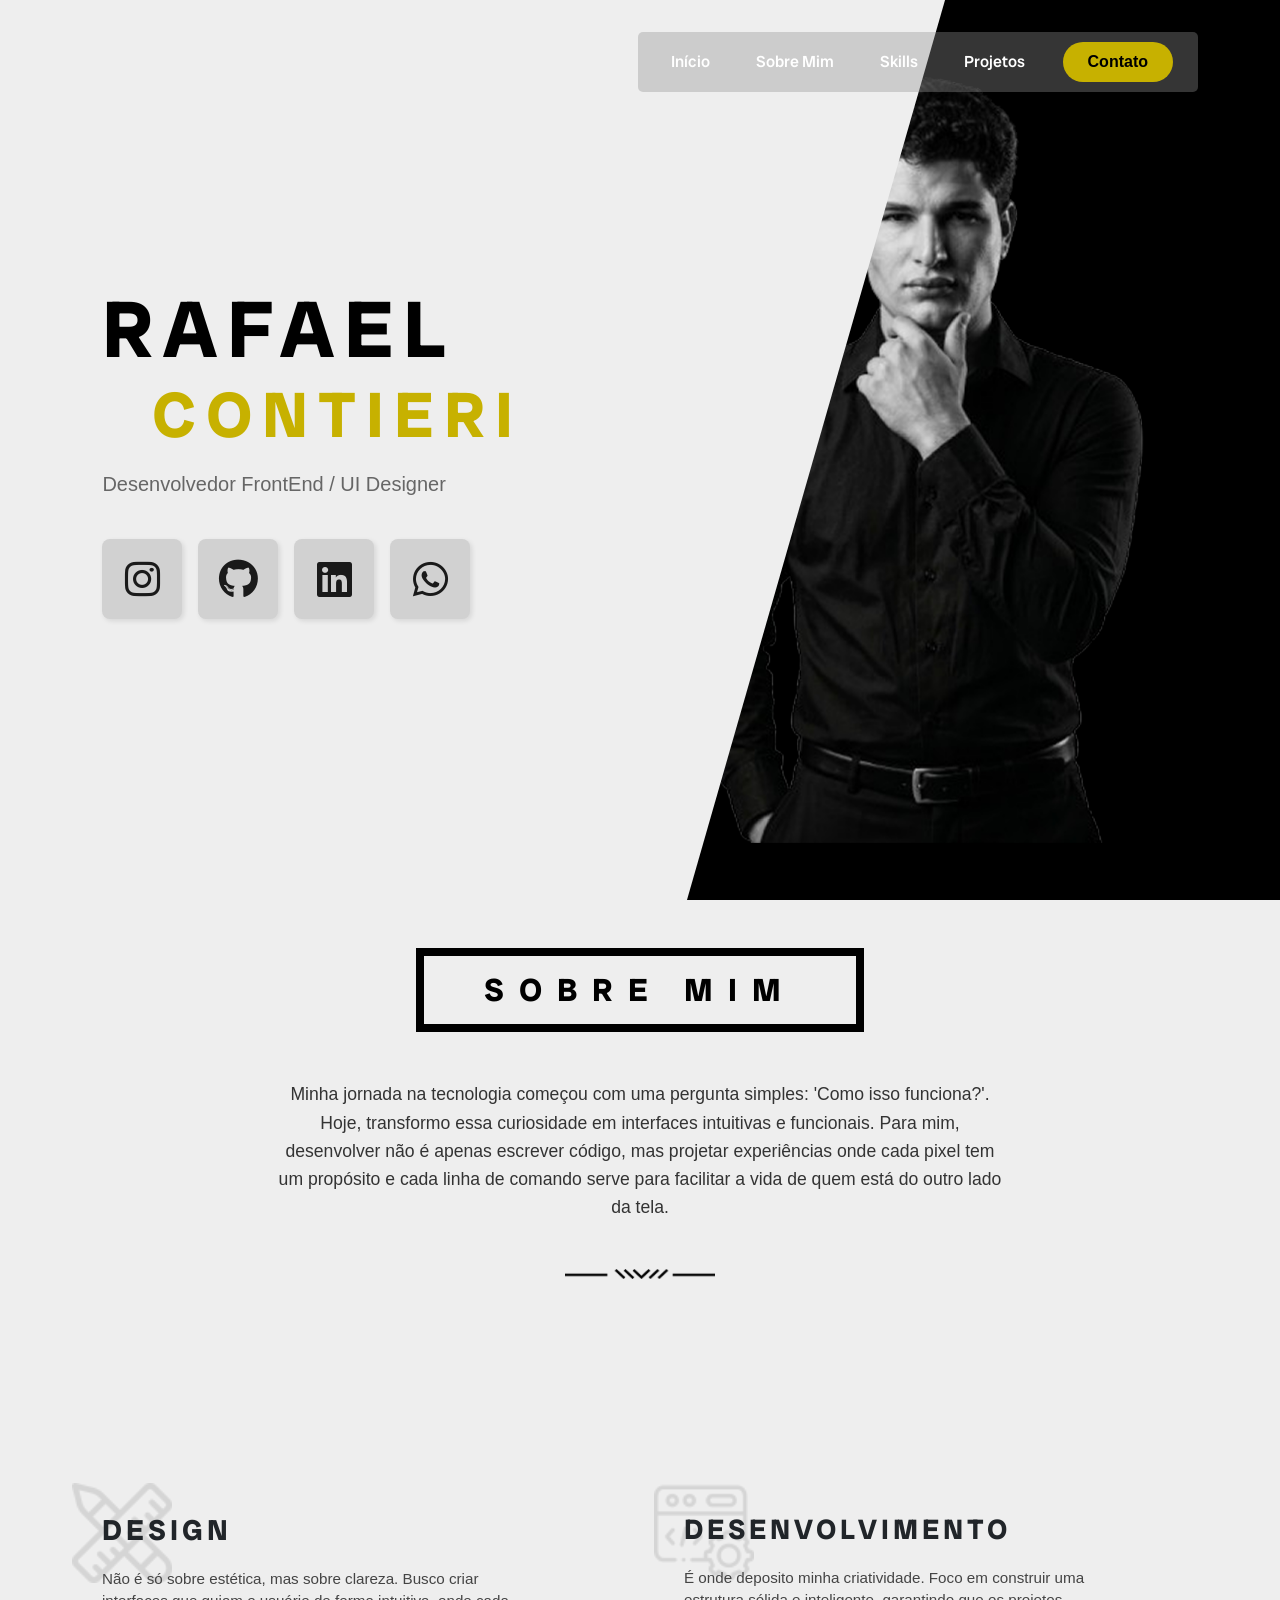
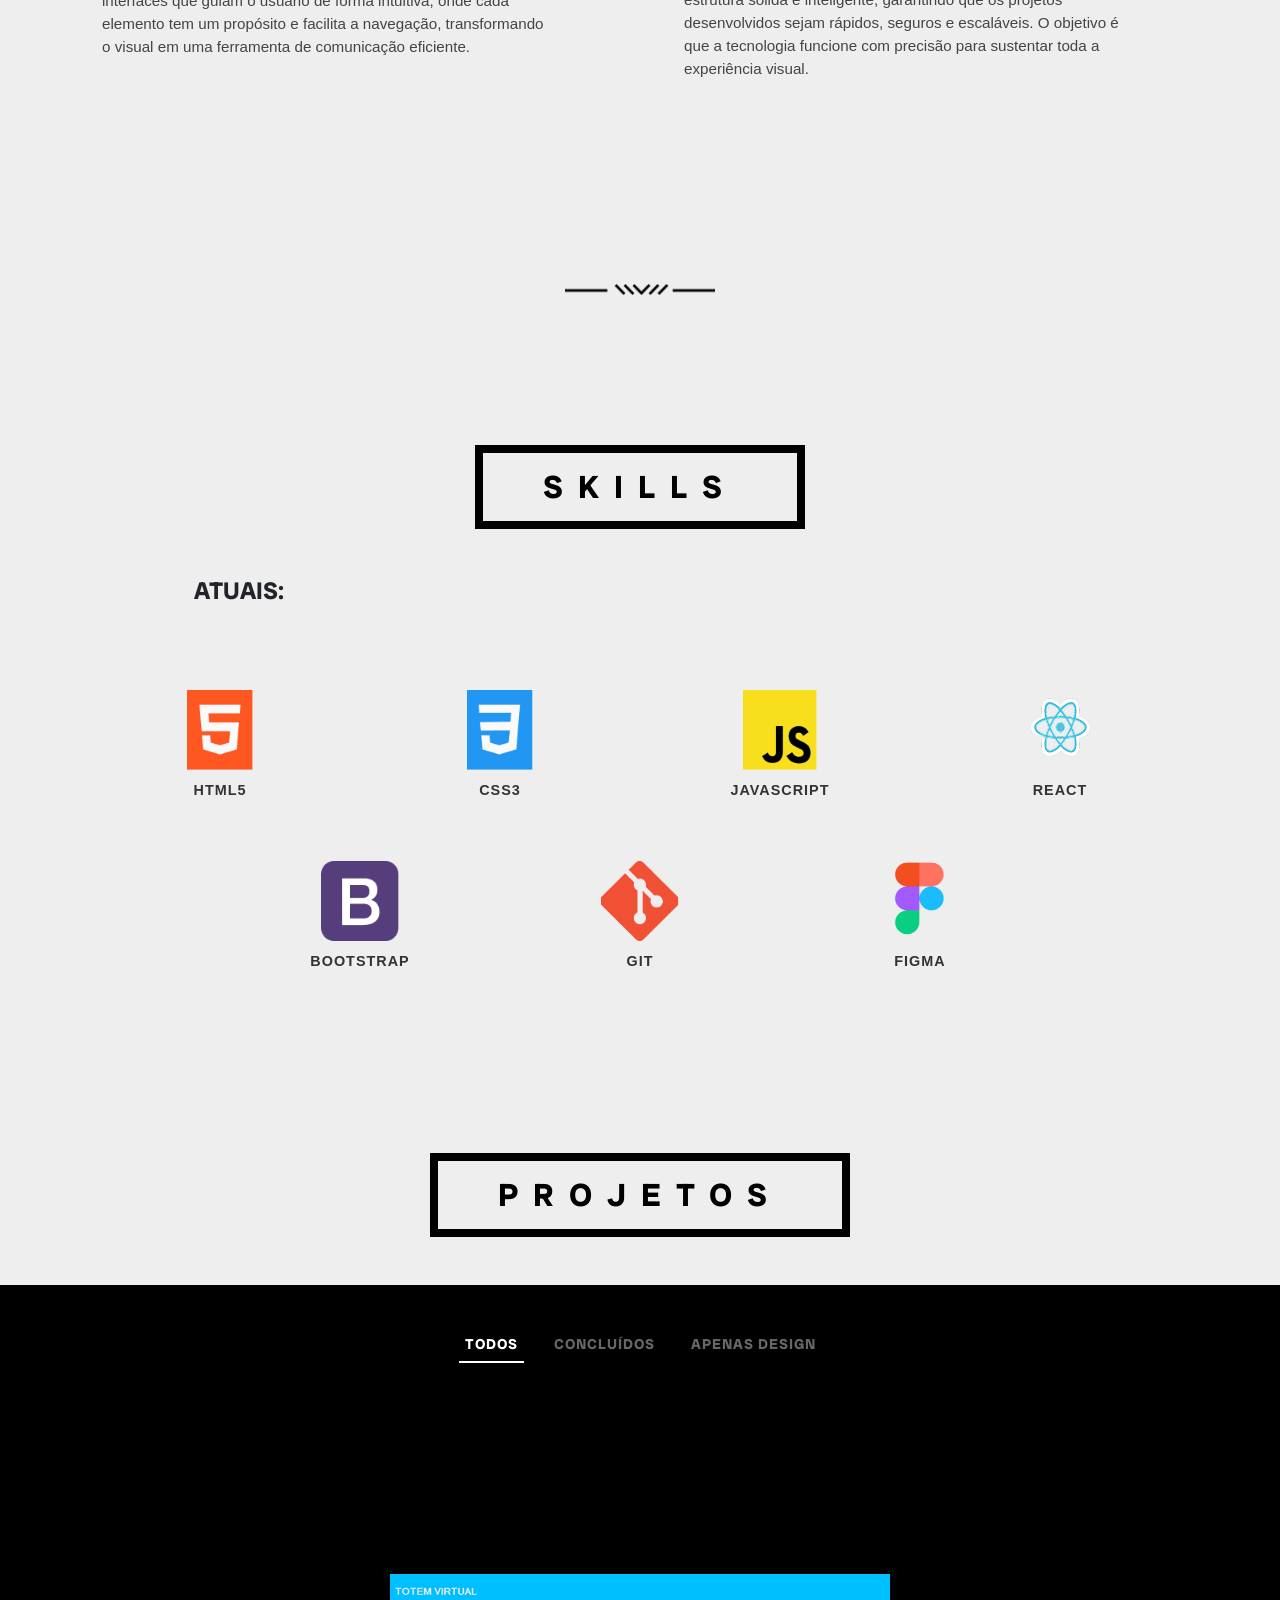
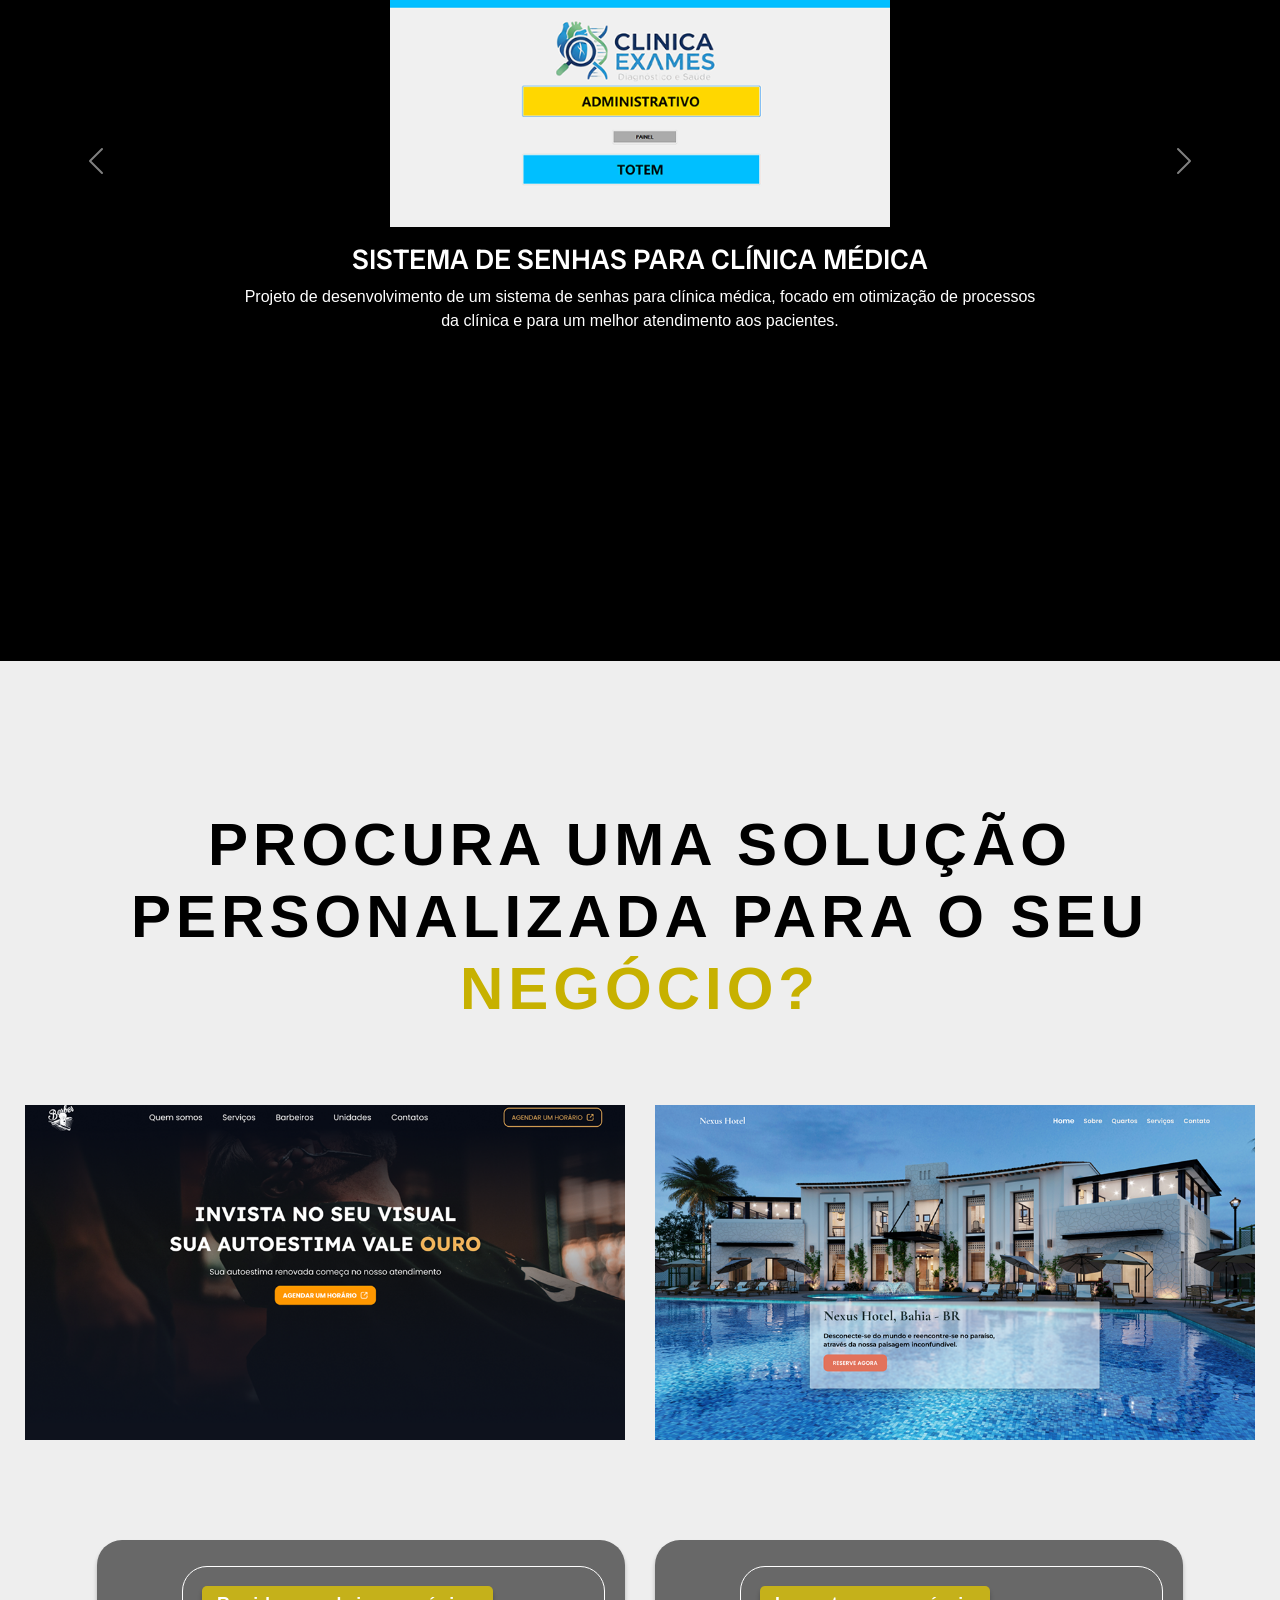
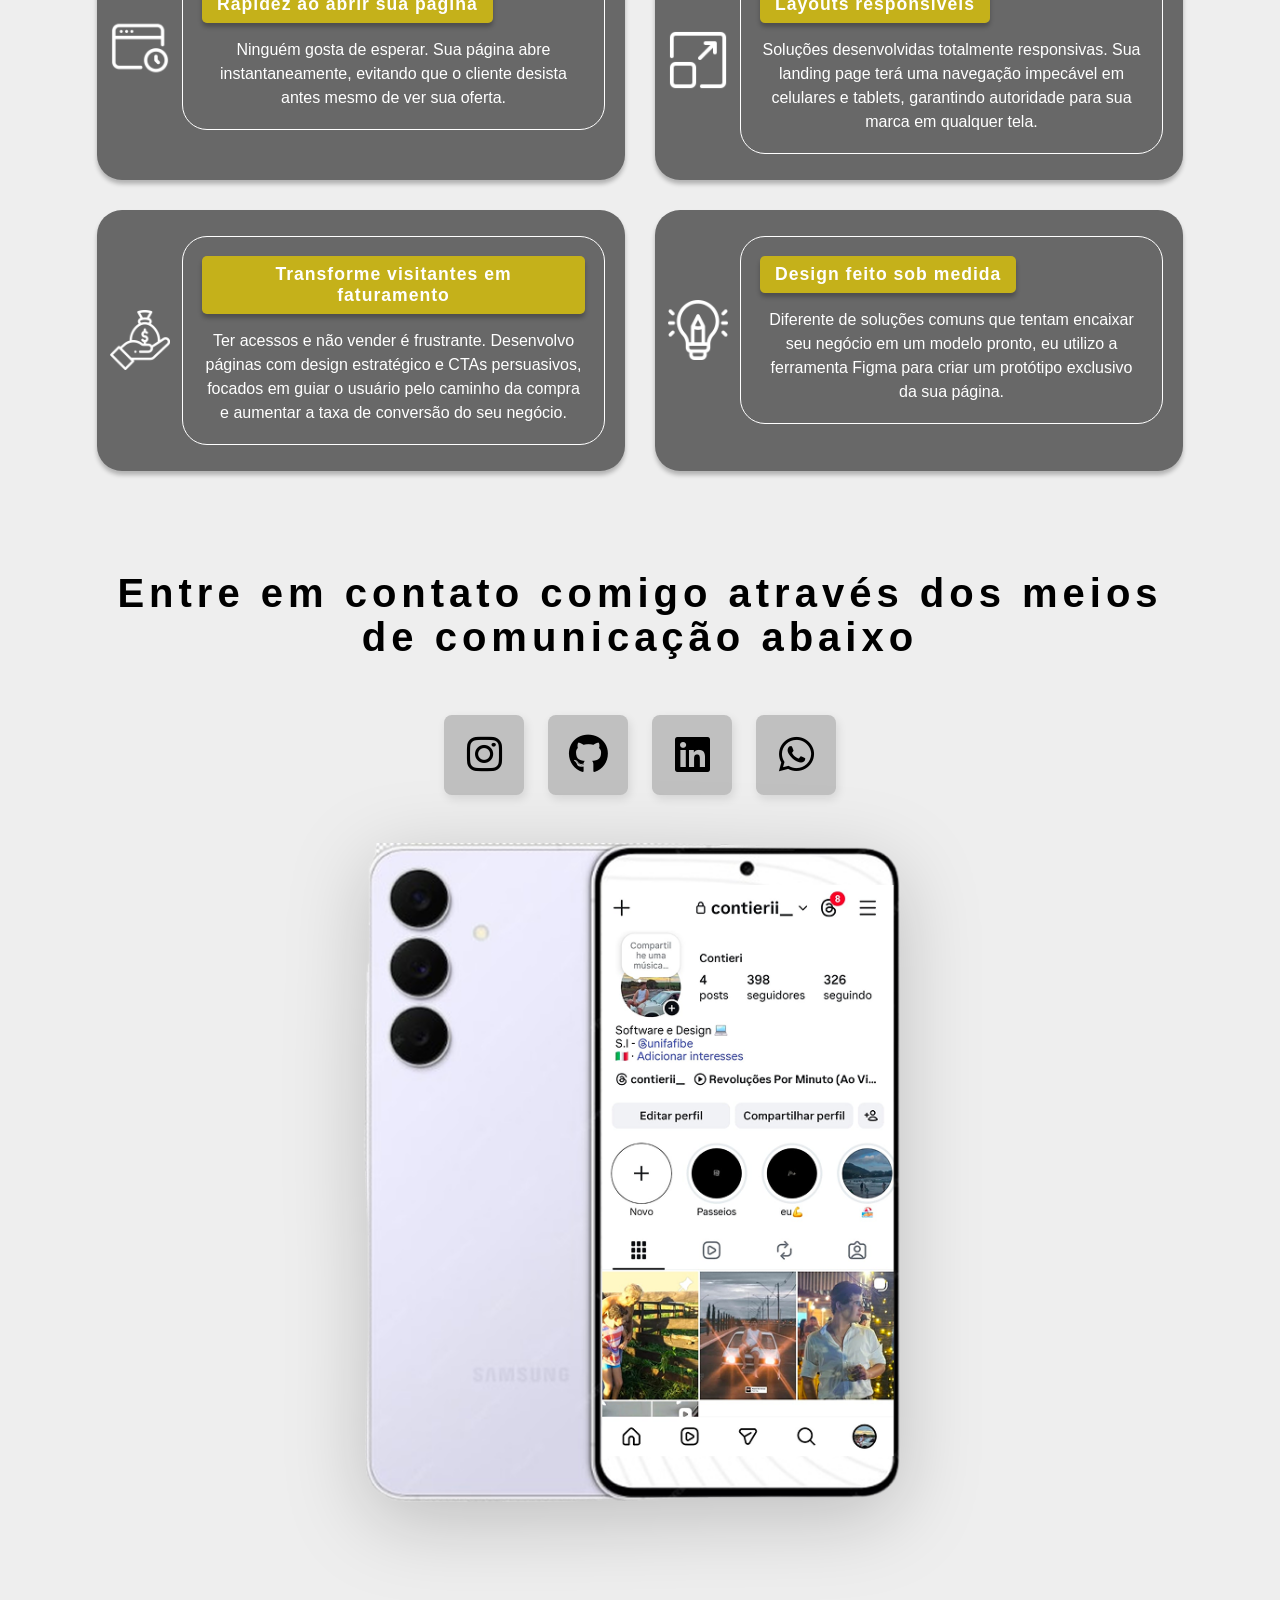
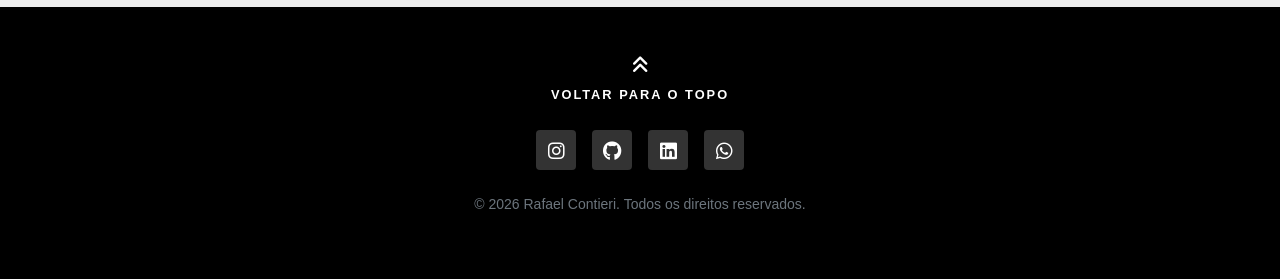
<file: index.html>
<!DOCTYPE html>
<html lang="pt-br">

<head>
    <meta charset="UTF-8">
    <meta name="viewport" content="width=device-width, initial-scale=1.0">
    <title>Dev | Rafael Contieri</title>

    <link rel="preconnect" href="https://fonts.googleapis.com">
    <link rel="preconnect" href="https://fonts.gstatic.com" crossorigin>

    <link href="https://cdn.jsdelivr.net/npm/bootstrap@5.3.0/dist/css/bootstrap.min.css" rel="stylesheet">
    <link rel="stylesheet" href="https://cdnjs.cloudflare.com/ajax/libs/font-awesome/6.0.0/css/all.min.css">

    <link href="https://fonts.googleapis.com/css2?family=Radio+Canada+Big:wght@400;700&family=
    Raleway:wght@300;400;600&family=Inter:ital,opsz,wght@0,14..32,100..900;1,14..32,100..900&
    family=Montserrat:ital,wght@0,100..900;1,100..900&family=Poppins:ital,wght@0,100..900;1,100..900&display=swap" rel="stylesheet">

    <link rel="stylesheet" href="./css/principal.css">
    <link rel="stylesheet" href="./css/cards.css">
</head>

<body>

    <nav class="navbar navbar-expand-lg navbar-dark fixed-top ">
        <div class="listaNAV container">
            <button class="botaoNAV navbar-toggler ms-auto bg-color: black;" type="button" data-bs-toggle="collapse"
                data-bs-target="#navbarNav">
                <span class="navbar-toggler-icon"></span>
            </button>
            <div class="menuitem collapse navbar-collapse" id="navbarNav">
                <ul class="itensMENU navbar-nav ms-auto align-items-center">
                    <li class="nav-item"><a class="nav-link" href="">Início</a></li>
                    <li class="nav-item"><a class="nav-link" href="#sobre">Sobre <span class="spanMim">Mim</span></a>
                    </li>
                    <li class="nav-item"><a class="nav-link" href="#skills">Skills</a></li>
                    <li class="nav-item"><a class="nav-link" href="#portfolio">Projetos</a></li>
                    <li class="nav-itemCTT"><a class="nav-link btn-contato" href="#contato">Contato</a></li>
                </ul>
            </div>
        </div>
    </nav>

    <section class="hero-section">
        <div class="container-fluid p-0 h-100">
            <div class="row g-0 h-100">

                <div class="containerPrincipalPagina hero-text-container text-center text-sm-end bg-light-gray">

                    <div class="animacaonome">
                        <h1 class="nome display-1 fw-bold mb-0">RAFAEL</h1>
                        <div style="margin-left: 50px;">
                            <h2 class="nome display-3 fw-bold mb-3"><span class="spanNome">CONTIERI</span></h2>
                        </div>
                        <p class="profissao lead text-secondary mb-4">Desenvolvedor FrontEnd / UI Designer</p>
                    </div>


                    <div class="social-icons d-flex gap-3 justify-content-center justify-content-sm-end">
                        <a href="https://www.instagram.com/contierii__/"><i class="fab fa-instagram"></i></a>
                        <a href="https://github.com/RafaelContieri"><i class="fab fa-github"></i></a>
                        <a href="https://www.linkedin.com/in/rafael-contieri-691380339"><i
                                class="fab fa-linkedin"></i></a>
                        <a href="https://wa.me/5516988543993"><i class="fab fa-whatsapp"></i></a>
                    </div>
                </div>


                <div
                    class="containerIMAGEMRAFA col-sm-7 col-lg-7 position-relative bg-black d-flex justify-content-center align-items-center hero-image-container">
                    <div class="diagonal-bg"></div>

                    <img src="./assets/fotorafa ok.png" alt="Rafael Contieri" class="hero-image photo-enter">
                </div>
            </div>
        </div>
    </section>

    <section id="sobre" class="about-section py-5">
        <div class="container">
            <div class="row justify-content-center mb-5">
                <div class="col-auto">
                    <div class="about-title-box">
                        <h2 class="m-0">SOBRE MIM</h2>
                    </div>
                </div>
            </div>

            <div class="row justify-content-center mb-4">
                <div class="col-lg-8 text-center">
                    <p class="about-intro">
                        Minha jornada na tecnologia começou com uma pergunta simples: 'Como isso funciona?'.
                        Hoje, transformo essa curiosidade em interfaces intuitivas e funcionais. Para mim, desenvolver
                        não é apenas escrever código, mas projetar experiências onde cada pixel tem
                        um propósito e cada linha de comando serve para facilitar a vida de quem está do outro lado da
                        tela.
                    </p>
                </div>
            </div>

            <div class="row justify-content-center mb-5">
                <div class="col-auto">
                    <img src="./assets/separatorBlack 1.png" alt="divisor" class="img-fluid separator-img">
                </div>
            </div>

            <div class="row g-5">
                <div class="col-md-6">
                    <div class="skill-box">
                        <div class="icon-bg design-icon"><img src="./assets/design.png" alt=""></div>
                        <h3 class="skill-title">DESIGN</h3>
                        <p class="skill-text">
                            Não é só sobre estética, mas sobre clareza. Busco criar interfaces que guiam o usuário de
                            forma intuitiva, onde cada elemento tem um propósito e facilita a navegação, transformando o
                            visual em uma ferramenta de comunicação eficiente.
                        </p>
                    </div>
                </div>

                <div class="col-md-6">
                    <div class="skill-box">
                        <div class="icon-bg dev-icon"><img src="./assets/coding.png" alt="" srcset=""></div>
                        <h3 class="skill-title2">DESENVOLVIMENTO</h3>
                        <p class="skill-text">
                            É onde deposito minha criatividade. Foco em construir uma estrutura sólida e inteligente,
                            garantindo que os projetos desenvolvidos sejam rápidos, seguros e escaláveis. O objetivo é
                            que a tecnologia funcione com precisão para sustentar toda a experiência visual.
                        </p>
                    </div>
                </div>
            </div>
        </div>

        <div class="row justify-content-center mb-5">
            <div class="col-auto">
                <img src="./assets/separatorBlack 1.png" alt="divisor" class="img-fluid separator-img">
            </div>
        </div>
    </section>

    <section id="skills" class="skills-section py-5">
        <div class="container">
            <div class="row justify-content-center mb-5">
                <div class="col-auto">
                    <div class="about-title-box">
                        <h2 class="m-0">SKILLS</h2>
                    </div>
                </div>
            </div>

            <div class="row mb-4">
                <div class="col-12 text-center text-md-start">
                    <h4 class="atuais-title">ATUAIS:</h4>
                </div>
            </div>

            <div class="linguagensIcones row justify-content-center g-1 text-center">
                <div class="col-3 col-md-4 col-lg-3">
                    <div class="skill-item">
                        <div class="skill-img-placeholder mb-2">
                            <img src="./assets/icons/imgHTML.png" alt="HTML5">
                        </div>
                        <p class="skill-name">HTML5</p>
                    </div>
                </div>

                <div class="col-6 col-md-4 col-lg-3">
                    <div class="skill-item">
                        <div class="skill-img-placeholder mb-2">
                            <img src="./assets/icons/IMGcss.png" alt="CSS3">
                        </div>
                        <p class="skill-name">CSS3</p>
                    </div>
                </div>

                <div class="col-6 col-md-4 col-lg-3">
                    <div class="skill-item">
                        <div class="skill-img-placeholder mb-2">
                            <img src="./assets/icons/imgJS.png" alt="Javascript">
                        </div>
                        <p class="skill-name">JAVASCRIPT</p>
                    </div>
                </div>

                <div class="col-6 col-md-4 col-lg-3">
                    <div class="skill-item">
                        <div class="skill-img-placeholder mb-2">
                            <img src="./assets/icons/imgREACT.png" alt="React">
                        </div>
                        <p class="skill-name">REACT</p>
                    </div>
                </div>

                <div class="col-6 col-md-4 col-lg-3">
                    <div class="skill-item">
                        <div class="skill-img-placeholder mb-2">
                            <img src="./assets/icons/imgBOOT.png" alt="Bootstrap">
                        </div>
                        <p class="skill-name">BOOTSTRAP</p>
                    </div>
                </div>

                <div class="col-6 col-md-4 col-lg-3">
                    <div class="skill-item">
                        <div class="skill-img-placeholder mb-2">
                            <img src="./assets/icons/imgGIT.png" alt="Git">
                        </div>
                        <p class="skill-name">GIT</p>
                    </div>
                </div>

                <div class="col-6 col-md-4 col-lg-3">
                    <div class="skill-item">
                        <div class="skill-img-placeholder mb-2">
                            <img src="./assets/icons/imgFIGMA.png" alt="Figma">
                        </div>
                        <p class="skill-name">FIGMA</p>
                    </div>
                </div>
            </div>
        </div>
    </section>

    <section id="portfolio" class="portfolio-section">
        <div class="portfolio-header py-5">
            <div class="container text-center">
                <div class="about-title-box mt-5">
                    <h2 class="titlePRJ m-0">PROJETOS</h2>
                </div>
            </div>
        </div>

        <div class="portfolio-filters d-flex justify-content-center gap-4 mt-5 mb-5">
            <button class="filter-btn active" data-filter="todos">TODOS</button>
            <button class="filter-btn" data-filter="codados">CONCLUÍDOS</button>
            <button class="filter-btn" data-filter="design">APENAS DESIGN</button>
        </div>
        <div id="carouselExampleFade" class="carousel slide carousel-fade">
            <div class="carousel-inner">
                <div class="carousel-item active d-flex flex-column align-items-center text-center"
                    data-category="codados">
                    <img src="./assets/imagens_projeto/image 13.png" class="fotoProjeto d-block img-fluid"
                        alt="Farma Nova Era">
                    <div class="descricaoCarrosel mt-3">
                        <h3 class="tituloCarrosel">SISTEMA DE SENHAS PARA CLÍNICA MÉDICA</h3>
                        <p class="textoCarrosel">Projeto de desenvolvimento de um sistema de senhas para clínica
                            médica, focado em otimização de processos da clínica e para um melhor atendimento aos
                            pacientes.</p>
                    </div>
                </div>

                <div class="carousel-item d-flex flex-column align-items-center text-center" data-category="design">
                    <a href="./novaera.html" class="d-block">
                        <img src="./assets/imagens_projeto/frameviewNOVAER.png" class="fotoProjeto img-fluid"
                            alt="Farma Nova Era">
                    </a>
                    <div class="descricaoCarrosel mt-3">
                        <h3 class="tituloCarrosel">FARMA NOVA ERA</h3>
                        <p class="textoCarrosel">Um projeto de landing page para a farmácia fictícia Nova Era</p>
                    </div>

                </div>
                

                <div class="carousel-item d-flex flex-column align-items-center text-center" data-category="design">
                    <a href="./despachante.html" class="d-block">
                        <img src="./assets/imagens_projeto/frameview.png" class="fotoProjeto img-fluid"
                            alt="Projeto Despachante">
                        
                    </a>
                    
                    <div class="descricaoCarrosel mt-3">
                        <h3 class="tituloCarrosel">DESPACHANTE AUTOMOTIVO</h3>
                        <p class="textoCarrosel">Um projeto de landing page para o despachante automotivo fictício</p>
                    </div>
                </div>

                <div class="carousel-item d-flex flex-column align-items-center text-center" data-category="design">
                    <a href="./nexusHotel.html" class="d-block">
                        <img src="./assets/imagens_projeto/previaHotel.png" class="fotoProjeto img-fluid"
                            alt="Projeto Despachante">
                    </a>
                    <div class="descricaoCarrosel mt-3">
                        <h3 class="tituloCarrosel">NEXUS HOTEL</h3>
                        <p class="textoCarrosel">Um projeto de landing page para o hotel fictício Nexus</p>
                    </div>
                </div>

                <div class="carousel-item d-flex flex-column align-items-center text-center" data-category="design">
                    <a href="./barbeariaBarber.html" class="d-block">
                        <img src="./assets/imagens_projeto/barbeariaCAPA.png" class="fotoProjeto img-fluid"
                            alt="Projeto Despachante">
                    </a>
                    <div class="descricaoCarrosel mt-3">
                        <h3 class="tituloCarrosel">Barbearia Barber</h3>
                        <p class="textoCarrosel">Um projeto de landing page para a barbearia fictícia Barber</p>
                    </div>
                </div>
            </div>
            <button class="carousel-control-prev" type="button" data-bs-target="#carouselExampleFade"
                data-bs-slide="prev">
                <span class="carousel-control-prev-icon" aria-hidden="true"></span>
                <span class="visually-hidden">Previous</span>
            </button>

            <button class="carousel-control-next" type="button" data-bs-target="#carouselExampleFade"
                data-bs-slide="next">
                <span class="carousel-control-next-icon" aria-hidden="true"></span>
                <span class="visually-hidden">Next</span>
            </button>
        </div>

    </section>

    <section id="contato" class="contact-section py-5" style="margin-top: 150px;">
        <div class="container text-center">
            <div class="row justify-content-center mb-5">
                <div class="containerCONTATO col-auto">
                    <div class="tituloCONTATO">
                        <h2 class="tituloPrincipal">Procura uma solução personalizada para o seu <span
                                class="spanCONTATOTITLE">negócio?</span></h2>
                    </div>
                    <div class="tituloCONTATO">
                        <div class="containerIMAGES">
                            <img src="./assets/imagens_projeto/capaBARBEARIA.png" alt="" class="imagensCAPA">
                            <img src="./assets/imagens_projeto/capaHOTEL.png" alt="" class="imagensCAPA">
                        </div>
                    </div>

                    <div class="containerCards">
                        <div class="card-diferencial">
                            <div class="card-content-wrapper">
                                <div class="card-icon-container">
                                    <img src="./assets/icons/time.png" alt="Ícone Rapidez" class="card-icon-img">
                                </div>
                                <div class="card-text-body">
                                    <div class="card-title-box">
                                        <h4 class="card-title">Rapidez ao abrir sua página</h4>
                                    </div>
                                    <p class="card-description">
                                        Ninguém gosta de esperar. Sua página abre instantaneamente, evitando que o cliente desista antes mesmo de ver sua oferta.
                                    </p>
                                </div>
                            </div>
                            <div class="card-decorator"></div>
                        </div>
                        <div class="card-diferencial">
                            <div class="card-content-wrapper">
                                <div class="card-icon-container">
                                    <img src="./assets/icons/resize.png" alt="Ícone Redimensionamento" class="card-icon-img">
                                </div>
                                <div class="card-text-body">
                                    <div class="card-title-box">
                                        <h4 class="card-title">Layouts responsíveis </h4>
                                    </div>
                                    <p class="card-description">
                                        Soluções desenvolvidas totalmente responsivas. Sua landing page
                                         terá uma navegação impecável em celulares e tablets,
                                          garantindo autoridade para sua marca em qualquer tela. </p>
                                </div>
                            </div>
                            <div class="card-decorator"></div>
                        </div>
                        <div class="card-diferencial">
                            <div class="card-content-wrapper">
                                <div class="card-icon-container">
                                    <img src="./assets/icons/money.png" alt="Ícone Dinheiro" class="card-icon-img">
                                </div>
                                <div class="card-text-body">
                                    <div class="card-title-box">
                                        <h4 class="card-title">Transforme visitantes em faturamento</h4>
                                    </div>
                                    <p class="card-description">
                                        Ter acessos e não vender é frustrante. Desenvolvo páginas com design estratégico e CTAs persuasivos,
                                         focados em guiar o usuário pelo caminho da compra e aumentar a taxa de conversão do seu negócio.
                                    </p>
                                </div>
                            </div>
                            <div class="card-decorator"></div>
                        </div>
                        <div class="card-diferencial">
                            <div class="card-content-wrapper">
                                <div class="card-icon-container">
                                    <img src="./assets/icons/idea.png" alt="Ícone Rapidez" class="card-icon-img">
                                </div>
                                <div class="card-text-body">
                                    <div class="card-title-box">
                                        <h4 class="card-title">Design feito sob medida</h4>
                                    </div>
                                    <p class="card-description">
                                        Diferente de soluções comuns que tentam encaixar
                                         seu negócio em um modelo pronto, eu utilizo 
                                         a ferramenta Figma para criar um protótipo exclusivo da sua página.
                                    </p>
                                </div>
                            </div>
                            <div class="card-decorator"></div>
                        </div>
                        </div>
                    
                    <div class="tituloCONTATOg">
                        <h2>Entre em contato comigo através dos meios de comunicação abaixo</h2>
                    </div>
                </div>
            </div>
            <div class="row justify-content-center gap-4 mb-5">
                <div class="social-box">
                    <a href="https://www.instagram.com/contierii__/"><i class="fab fa-instagram"></i></a>
                </div>

                <div class="social-box">
                    <a href="https://github.com/RafaelContieri"><i class="fab fa-github"></i></a>
                </div>
                <div class="social-box">
                    <a href="https://www.linkedin.com/in/rafael-contieri-691380339"><i class="fab fa-linkedin"></i></a>
                </div>
                <div class="social-box">
                    <a href="https://wa.me/5516988543993"><i class="fab fa-whatsapp"></i></a>
                </div>
            </div>

            <div class="row justify-content-center mb-5">
                <div class="col-auto contact-mockup-container">
                    <img src="./assets/insta.png" alt="Instagram Rafael Contieri"
                        class="imagemphone img-fluid contact-phone">
                </div>
            </div>
        </div>
    </section>

    <footer class="bg-black py-5 text-center">
        <div class="container">
            <div class="back-to-top mb-4">
                <a href="#" id="topBtn" class="text-white text-decoration-none">
                    <i class="fas fa-angles-up d-block mb-2"></i>
                    <span class="text-uppercase fw-bold ls-2">Voltar para o topo</span>
                </a>
            </div>

            <div class="footer-icons d-flex justify-content-center gap-3 mt-4">
                <a href="https://www.instagram.com/contierii__/"><i class="fab fa-instagram"></i></a>
                <a href="https://github.com/RafaelContieri"><i class="fab fa-github"></i></a>
                <a href="https://www.linkedin.com/in/rafael-contieri-691380339"><i class="fab fa-linkedin"></i></a>
                <a href="https://wa.me/5516988543993"><i class="fab fa-whatsapp"></i></a>
            </div>

            <p class="text-secondary mt-4 small">&copy; 2026 Rafael Contieri. Todos os direitos reservados.</p>
        </div>
    </footer>

    <script src="https://cdn.jsdelivr.net/npm/bootstrap@5.3.0/dist/js/bootstrap.bundle.min.js"></script>
    <script src="./logicaCarrosel.js"></script>
</body>

</html>
</file>
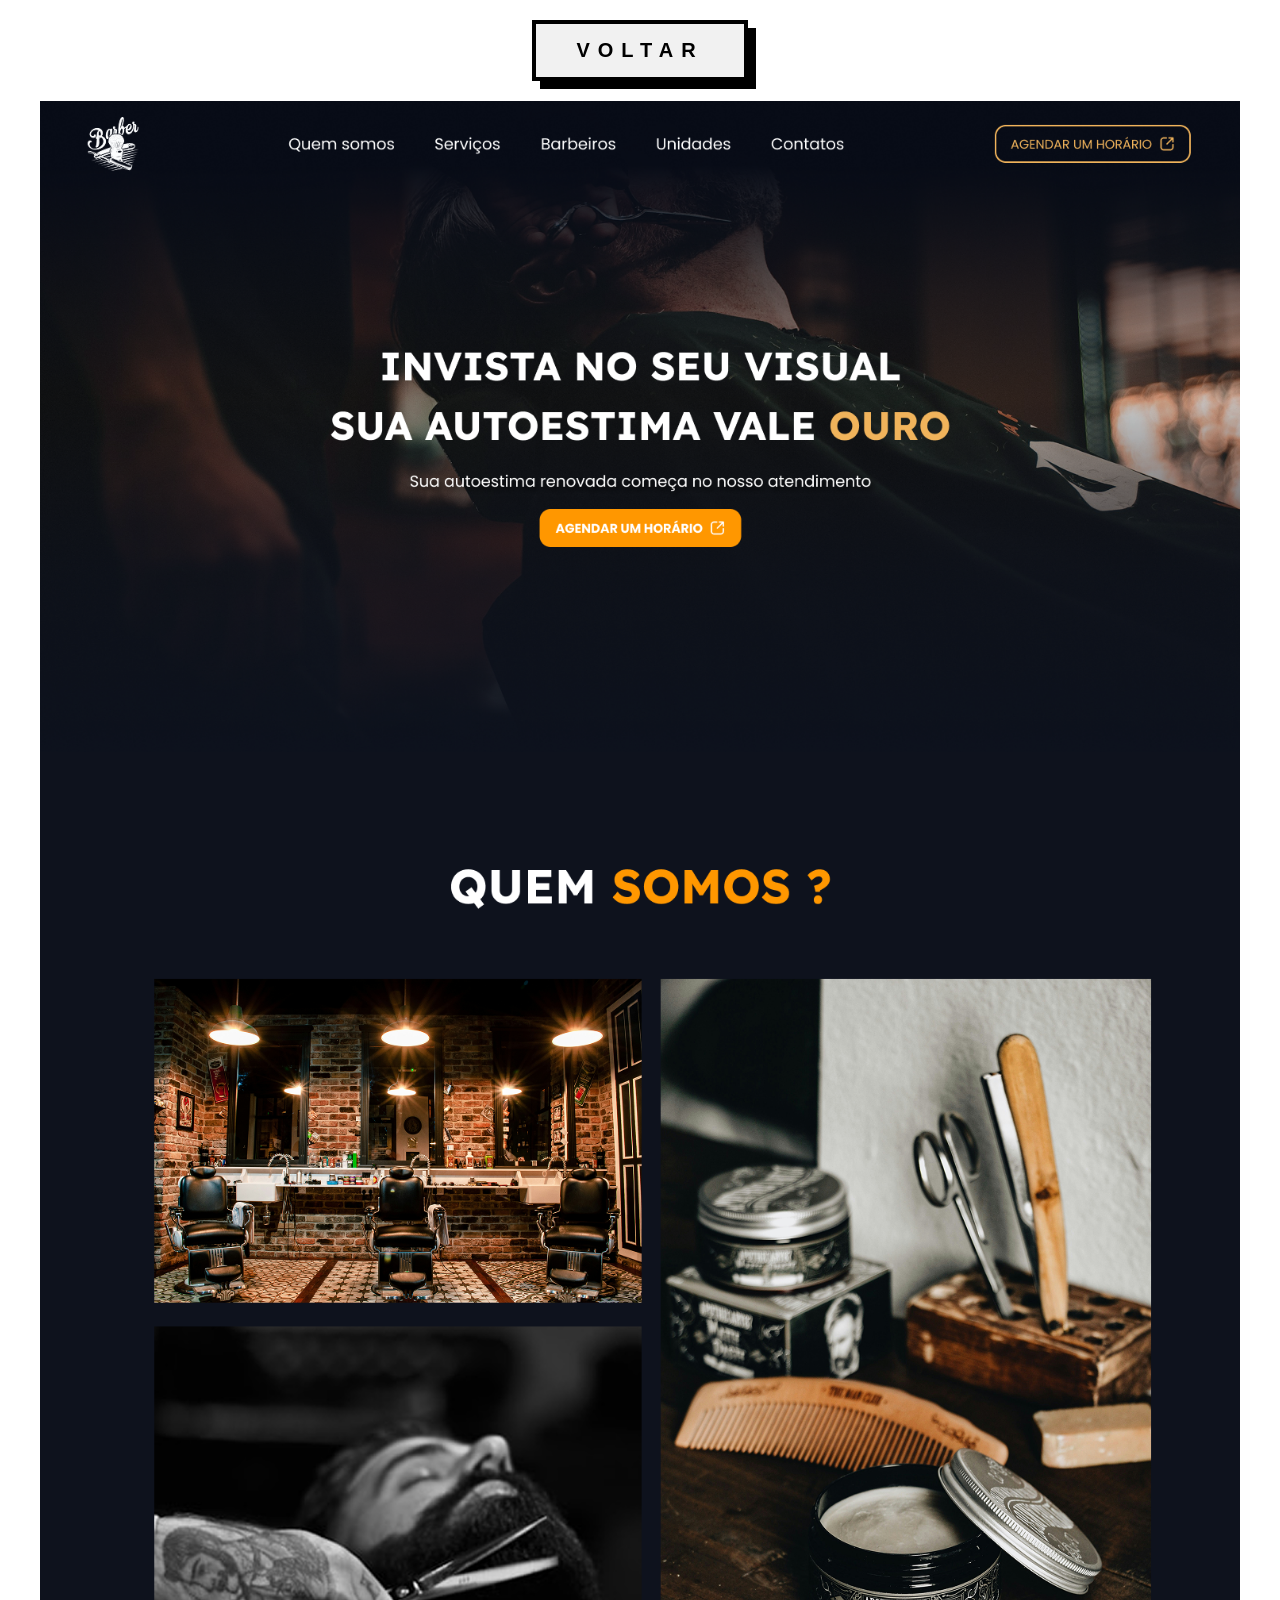
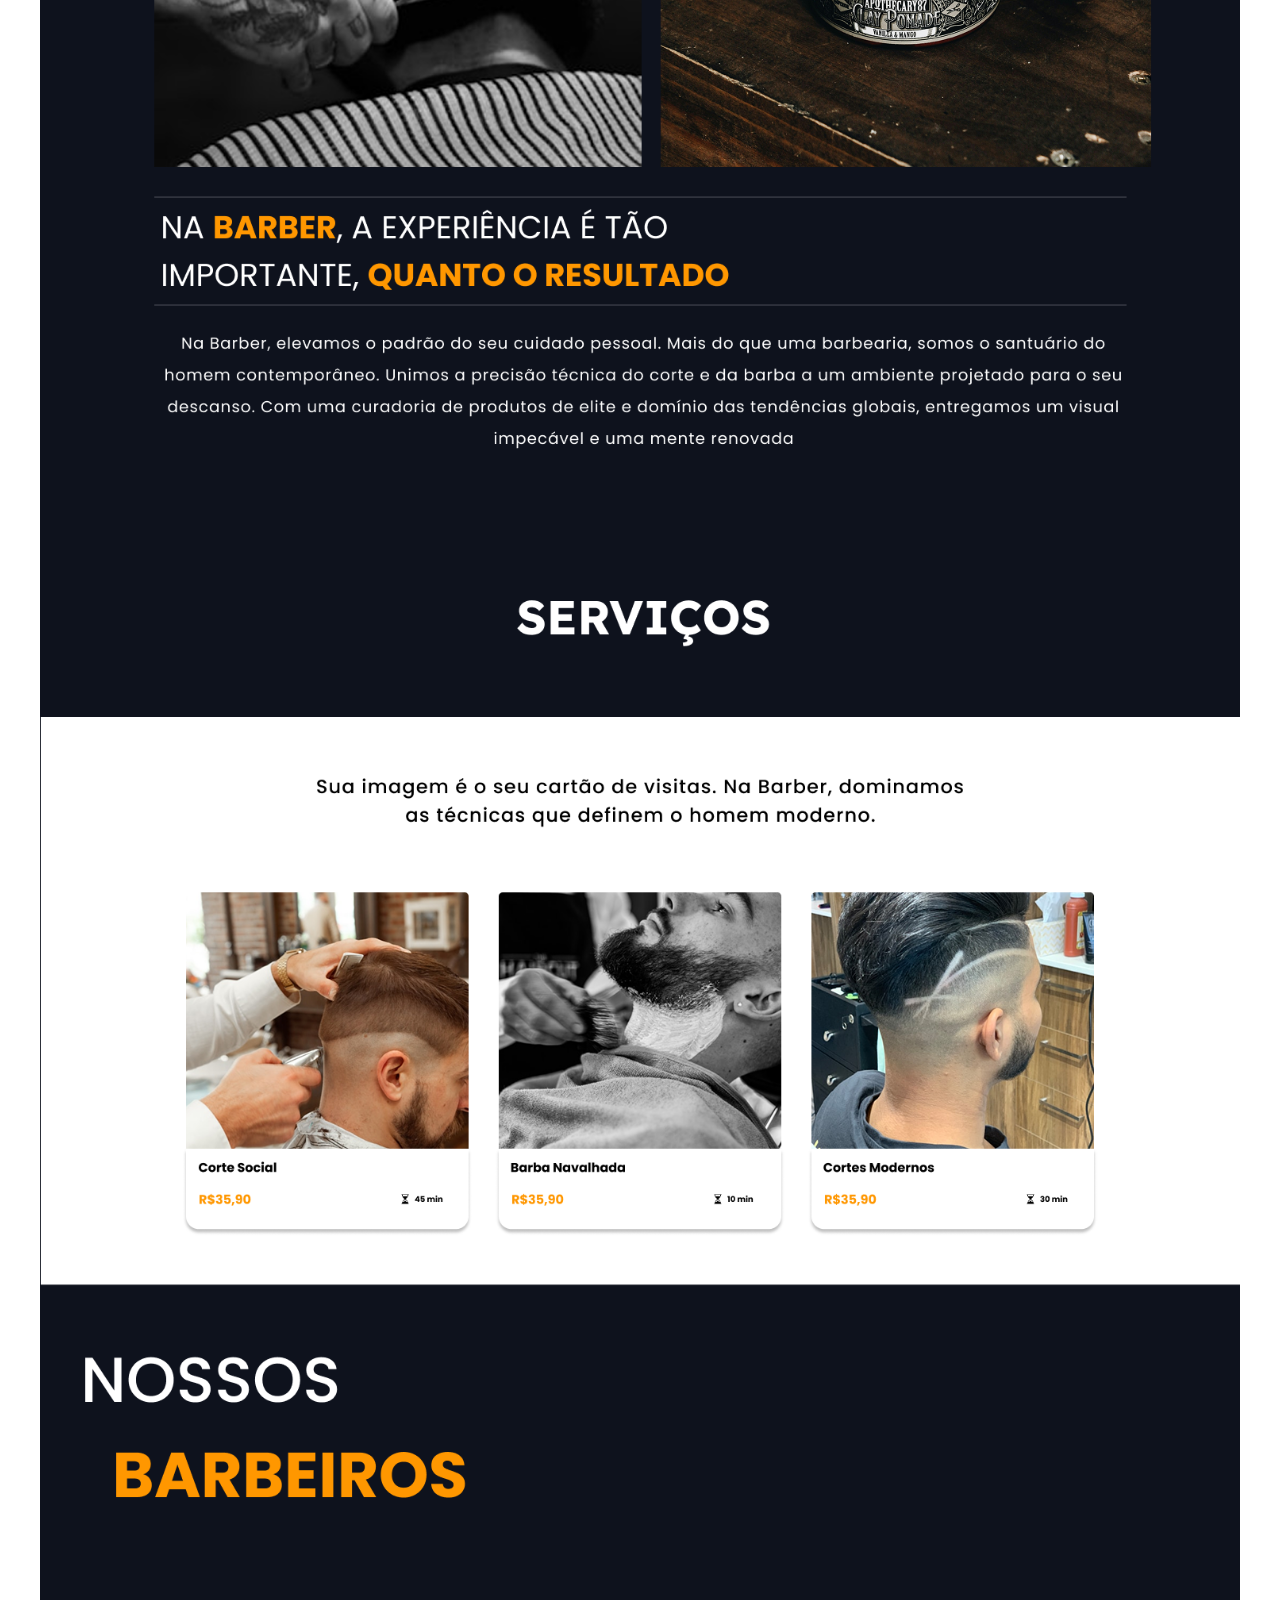
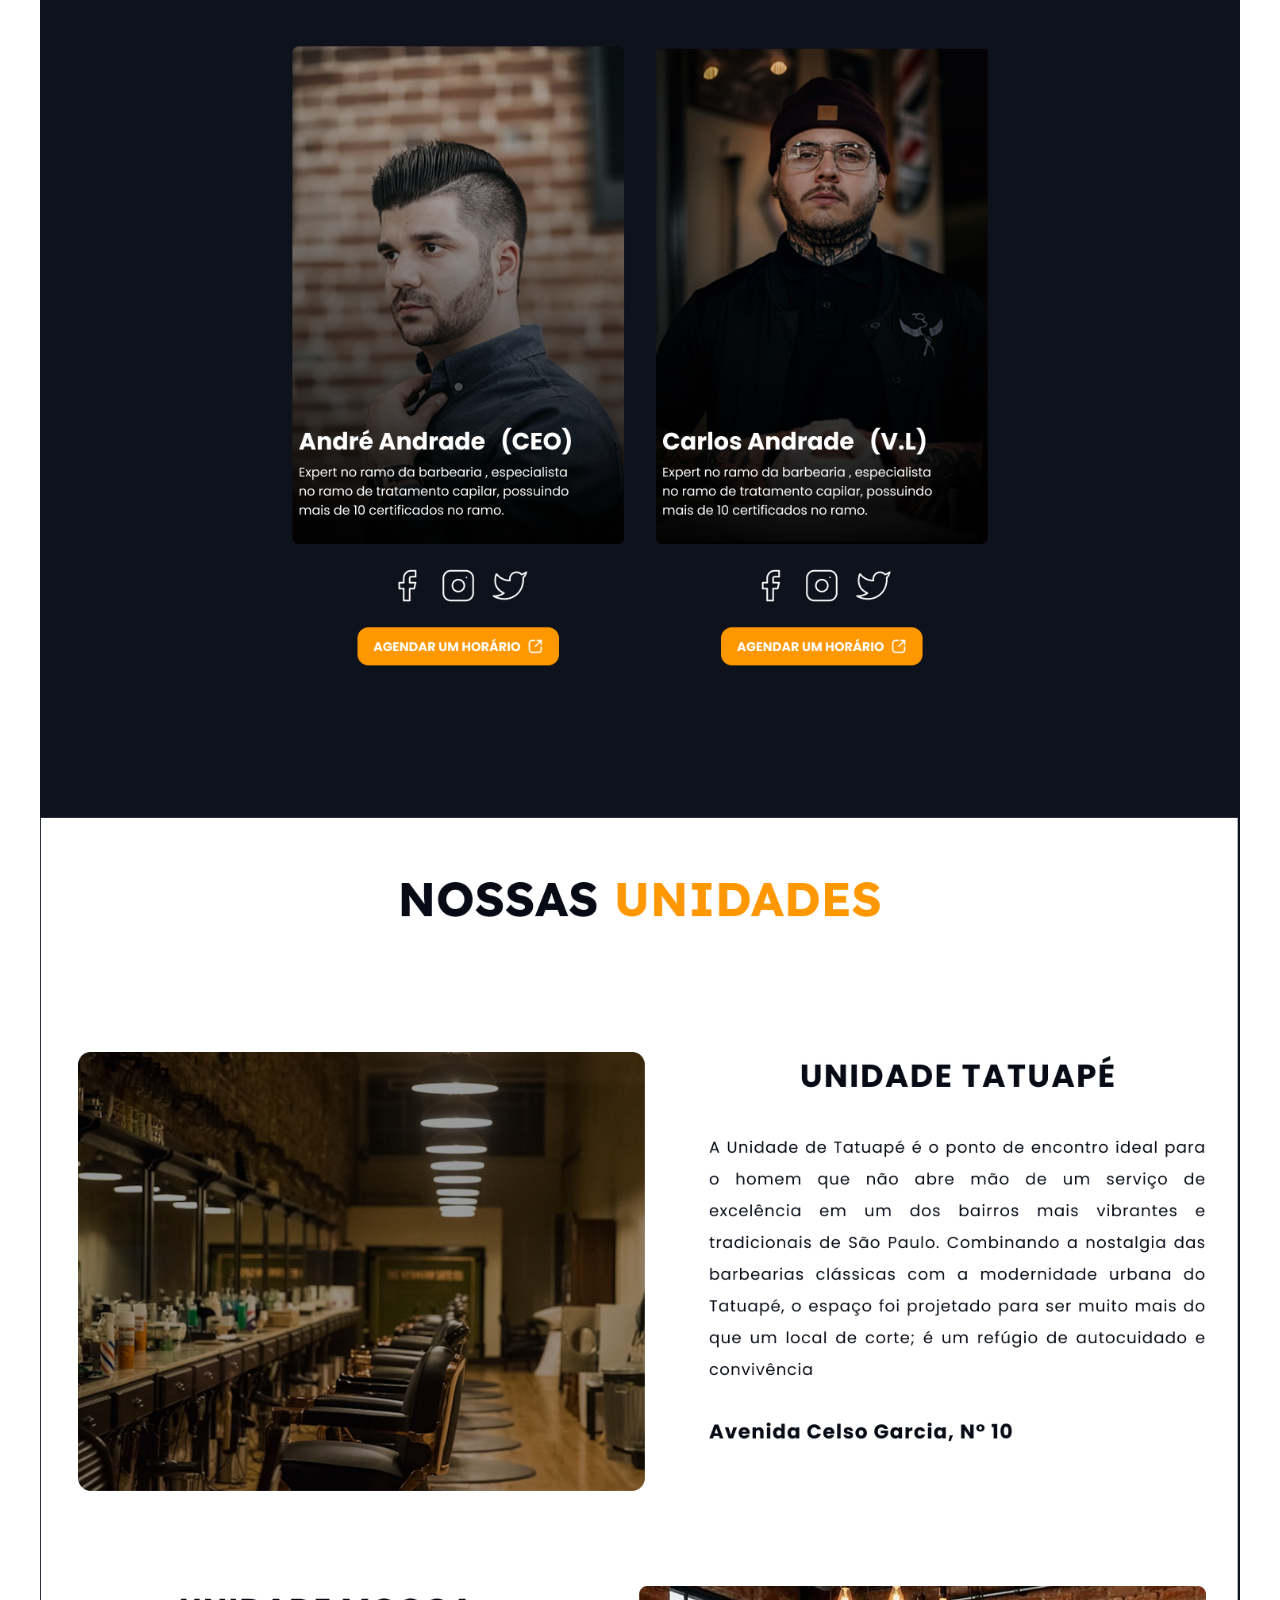
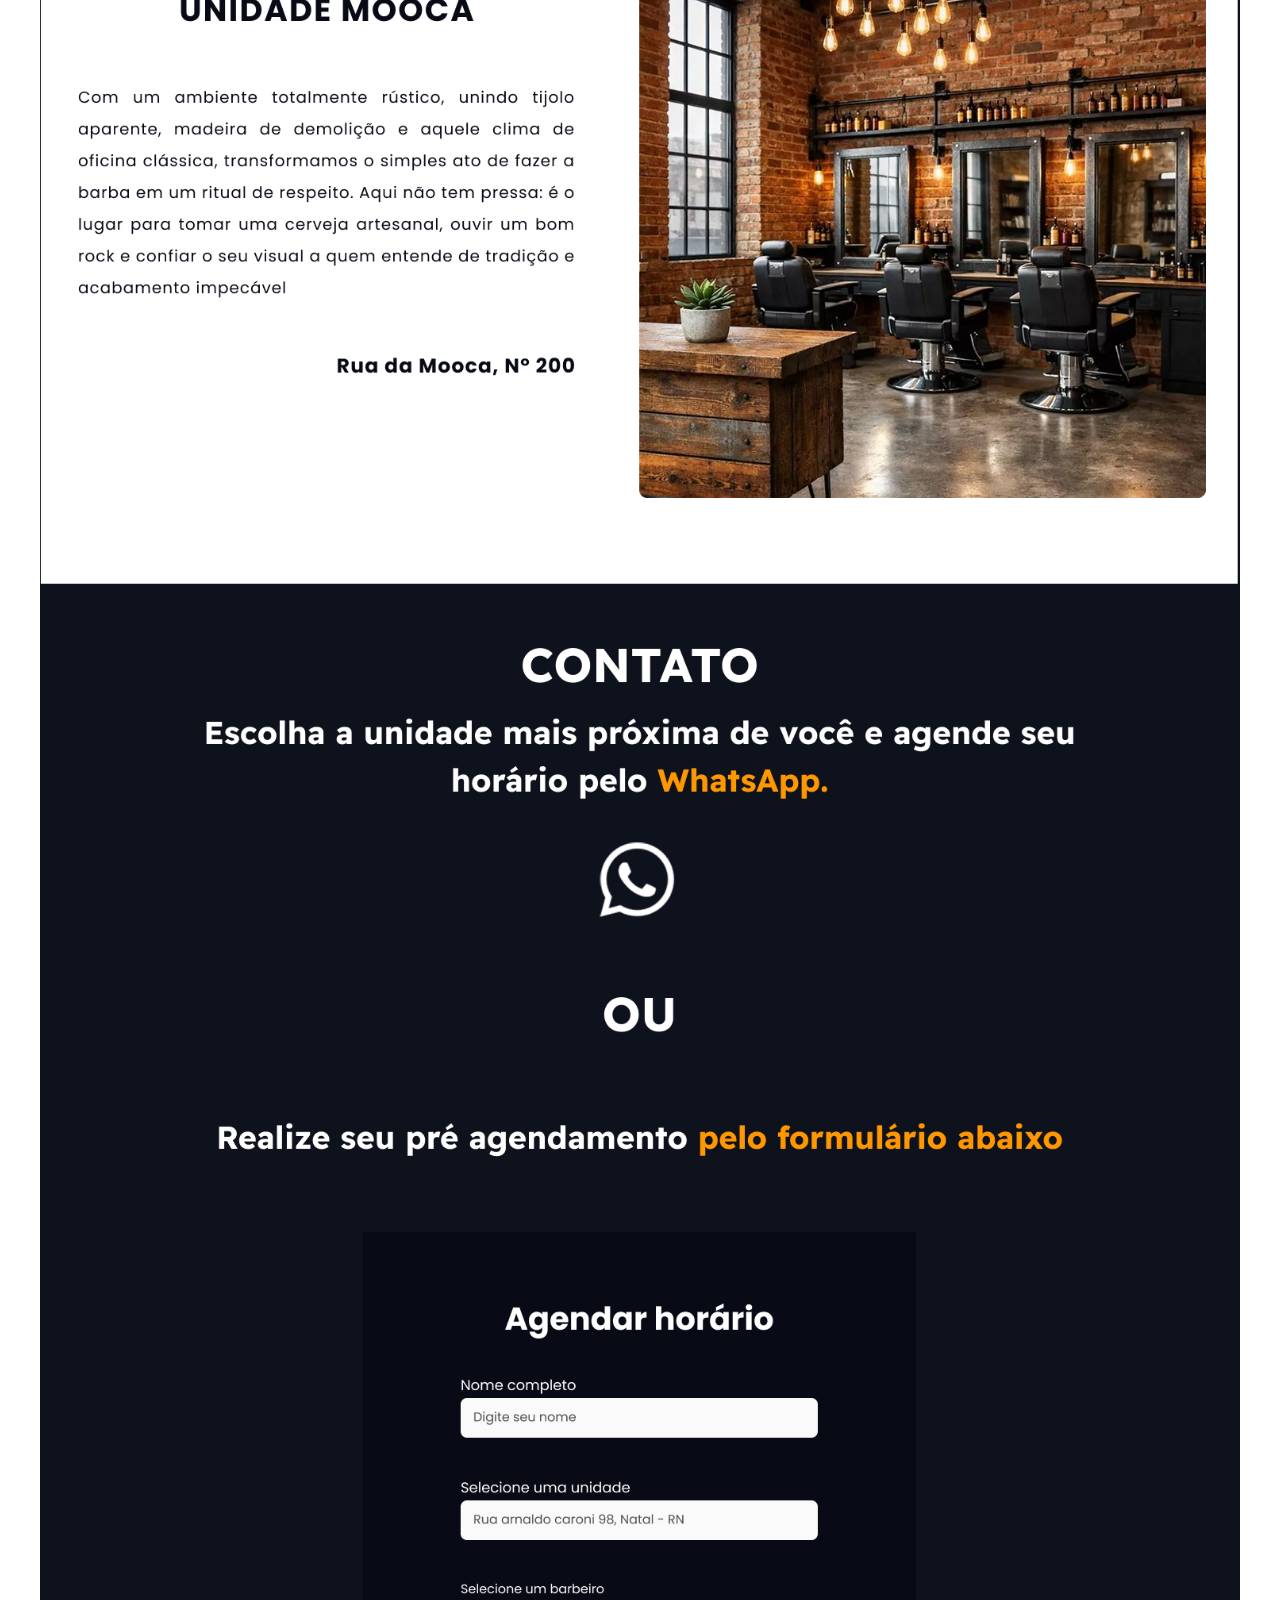
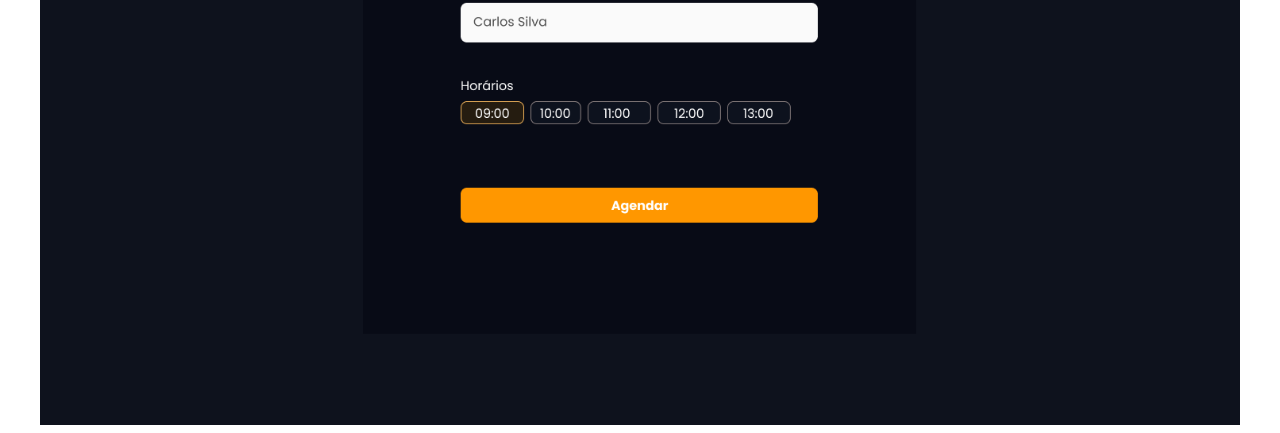
<file: barbeariaBarber.html>
<!DOCTYPE html>
<html lang="en">

<head>
    <meta charset="UTF-8">
    <meta name="viewport" content="width=device-width, initial-scale=1.0">
    <title>Document</title>
</head>
<style>
    .container {
        display: flex;
        justify-content: center;
        align-items: center;
        width: 100%;
        /* Garante que o container ocupe a largura total */
        padding: 0 15px;
        /* Adiciona um respiro nas laterais em telas mobile */
        box-sizing: border-box;
        margin-top: 20px;
    }

    .ld_01 {
        max-width: 1200px;
        /* Define o tamanho máximo que ela pode chegar (Desktop) */
        width: 100%;
        /* Faz ela ocupar 100% da largura disponível em telas menores */
        height: auto;
        /* Mantém a proporção da imagem para não achatar */
        display: block;
    }

    .btn-brutalista {
        /* Fundo e Texto */
        background-color: #F1F1F1;
        color: #000000;

        /* Borda e Estrutura */
        border: 4px solid #000000;
        padding: 15px 40px;

        /* Tipografia baseada na imagem */
        font-family: 'Arial Black', sans-serif;
        font-size: 20px;
        font-weight: bold;
        text-transform: uppercase;
        letter-spacing: 8px;

        /* O efeito Brutalista (Sombra sólida) */
        box-shadow: 8px 8px 0px #000000;

        /* Configurações de interação */
        cursor: pointer;
        position: relative;
        transition: all 0.15s ease;
        display: inline-block;
        outline: none;
    }

    /* Efeito de Clique: O botão 'desce' para cobrir a sombra */
    .btn-brutalista:active {
        box-shadow: 0px 0px 0px #000000;
        transform: translate(4px, 4px);
    }
</style>

<body>

    <div class="container"><button class="btn-brutalista" onclick="window.location.href='./index.html';">Voltar</button></div>

    <div class="container">
        <img class="ld_01" src="./assets/imagens_projeto/LayerPrincipal.png" alt="Descrição do Projeto">
    </div>


</body>

</html>
</file>
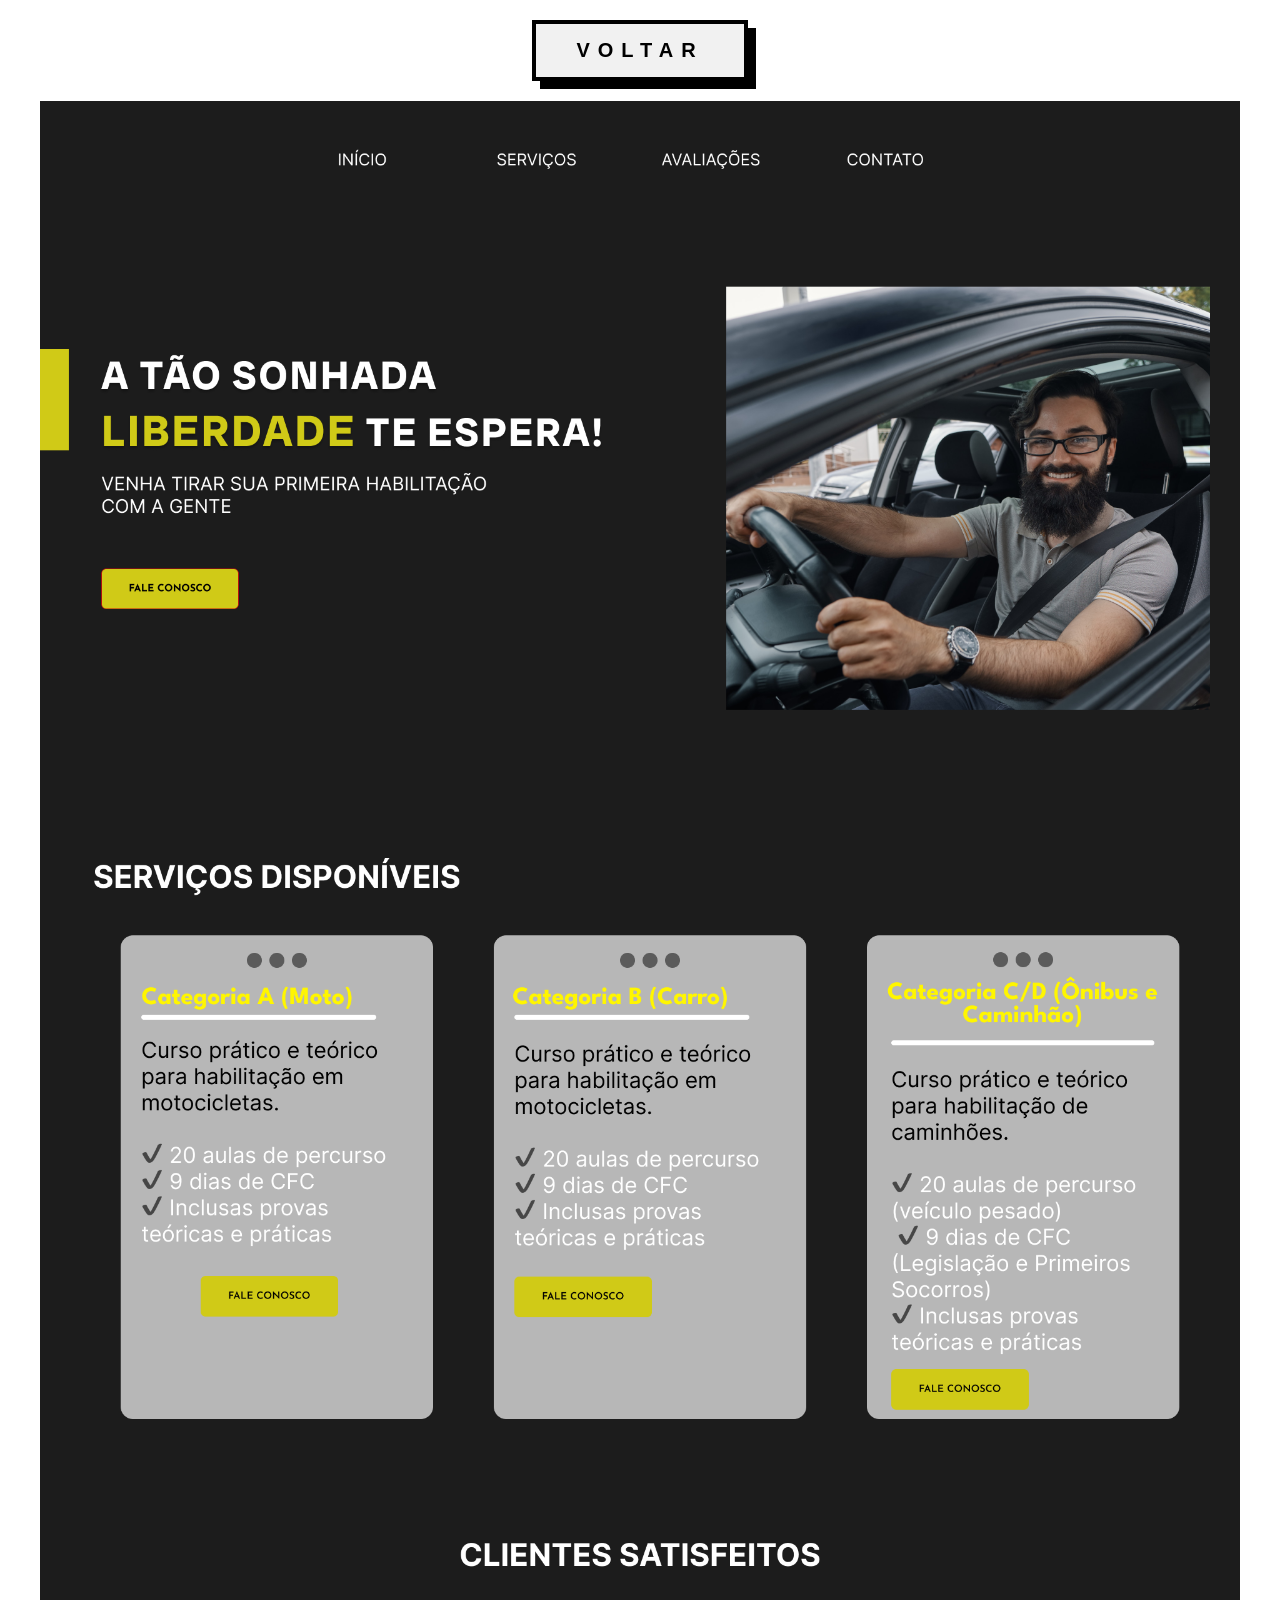
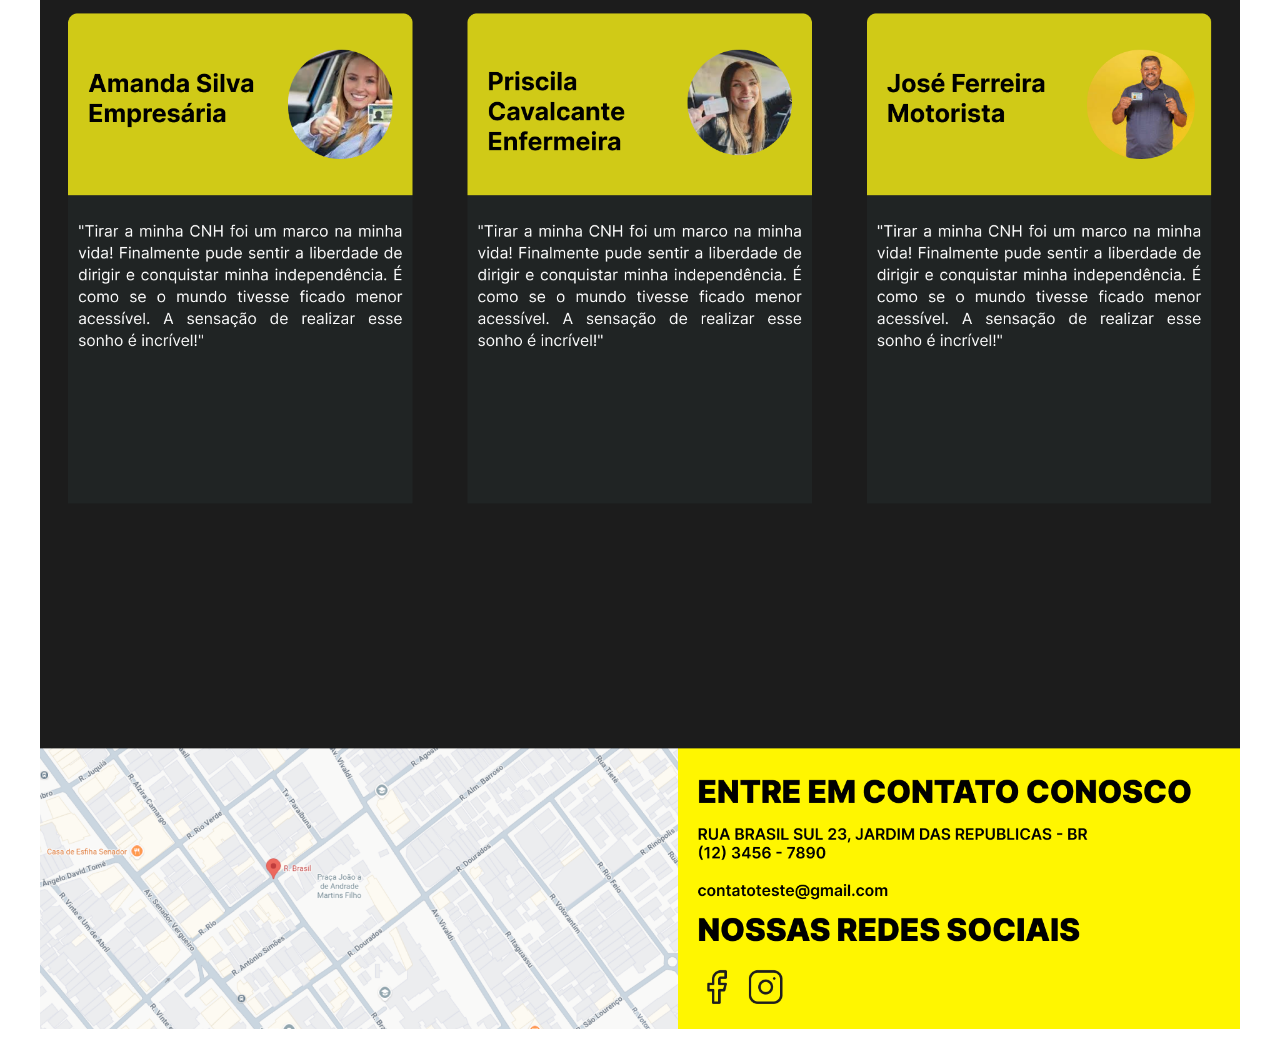
<file: despachante.html>
<!DOCTYPE html>
<html lang="en">

<head>
    <meta charset="UTF-8">
    <meta name="viewport" content="width=device-width, initial-scale=1.0">
    <title>Document</title>
</head>
<style>
    .container {
        display: flex;
        justify-content: center;
        align-items: center;
        width: 100%;
        /* Garante que o container ocupe a largura total */
        padding: 0 15px;
        /* Adiciona um respiro nas laterais em telas mobile */
        box-sizing: border-box;
        margin-top: 20px;
    }

    .ld_01 {
        max-width: 1200px;
        /* Define o tamanho máximo que ela pode chegar (Desktop) */
        width: 100%;
        /* Faz ela ocupar 100% da largura disponível em telas menores */
        height: auto;
        /* Mantém a proporção da imagem para não achatar */
        display: block;
    }

    .btn-brutalista {
        /* Fundo e Texto */
        background-color: #F1F1F1;
        color: #000000;

        /* Borda e Estrutura */
        border: 4px solid #000000;
        padding: 15px 40px;

        /* Tipografia baseada na imagem */
        font-family: 'Arial Black', sans-serif;
        font-size: 20px;
        font-weight: bold;
        text-transform: uppercase;
        letter-spacing: 8px;

        /* O efeito Brutalista (Sombra sólida) */
        box-shadow: 8px 8px 0px #000000;

        /* Configurações de interação */
        cursor: pointer;
        position: relative;
        transition: all 0.15s ease;
        display: inline-block;
        outline: none;
    }

    /* Efeito de Clique: O botão 'desce' para cobrir a sombra */
    .btn-brutalista:active {
        box-shadow: 0px 0px 0px #000000;
        transform: translate(4px, 4px);
    }
</style>

<body>

    <div class="container"><button class="btn-brutalista" onclick="window.location.href='./index.html';">Voltar</button></div>

    <div class="container">
        <img class="ld_01" src="./assets/imagens_projeto/Frame 1.png" alt="Descrição do Projeto">
    </div>


</body>

</html>
</file>
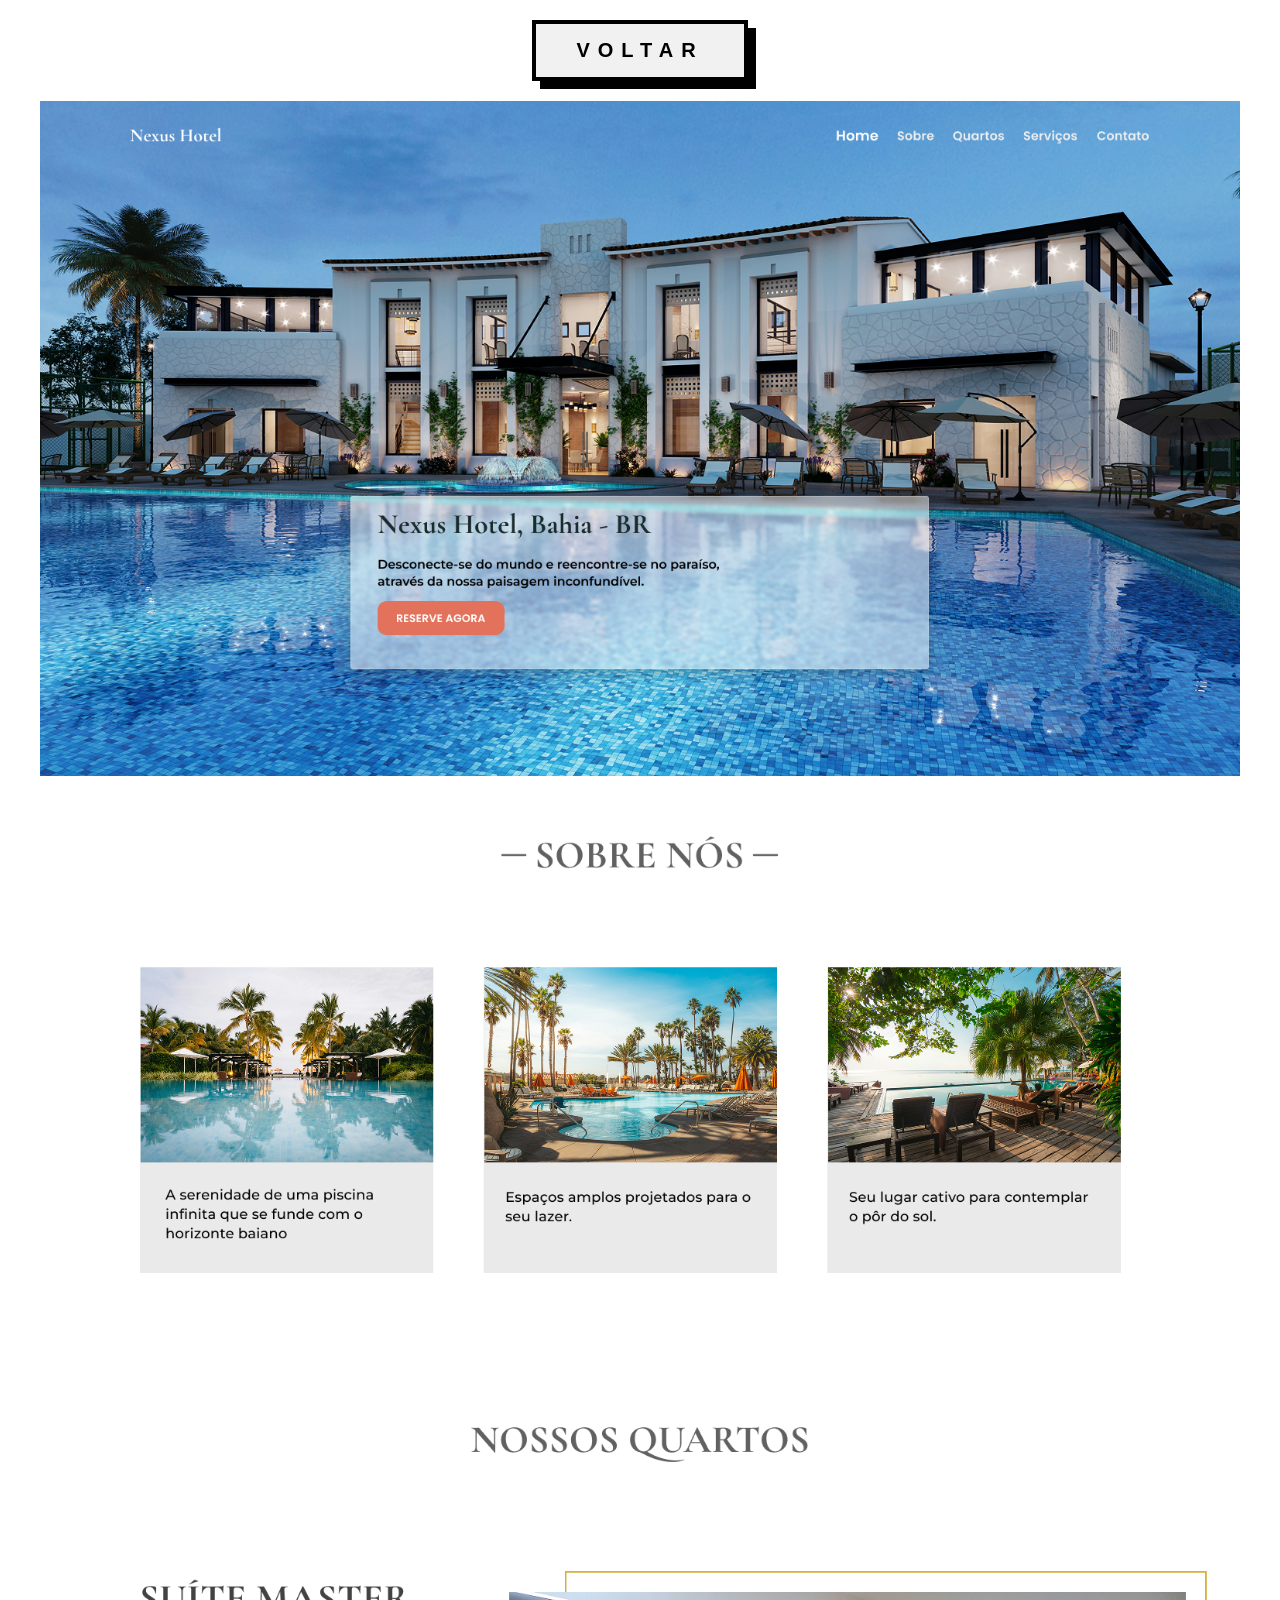
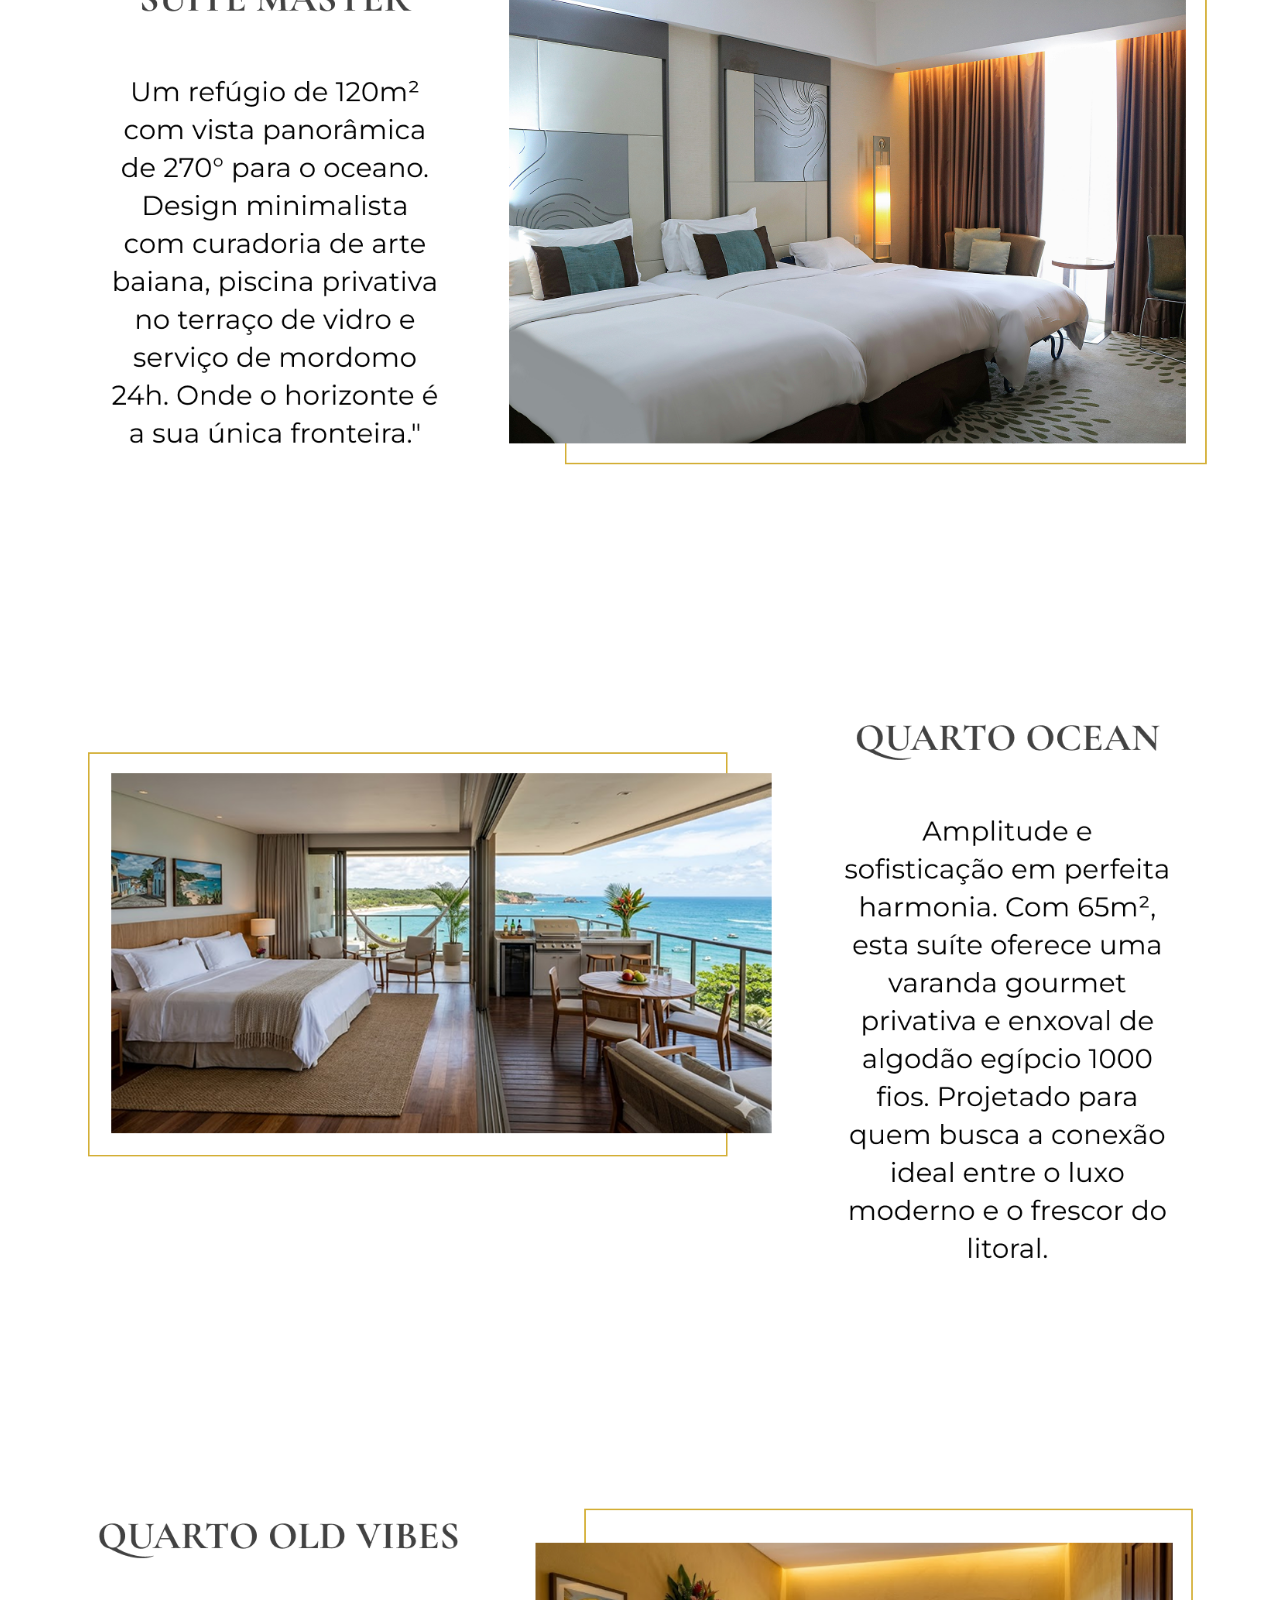
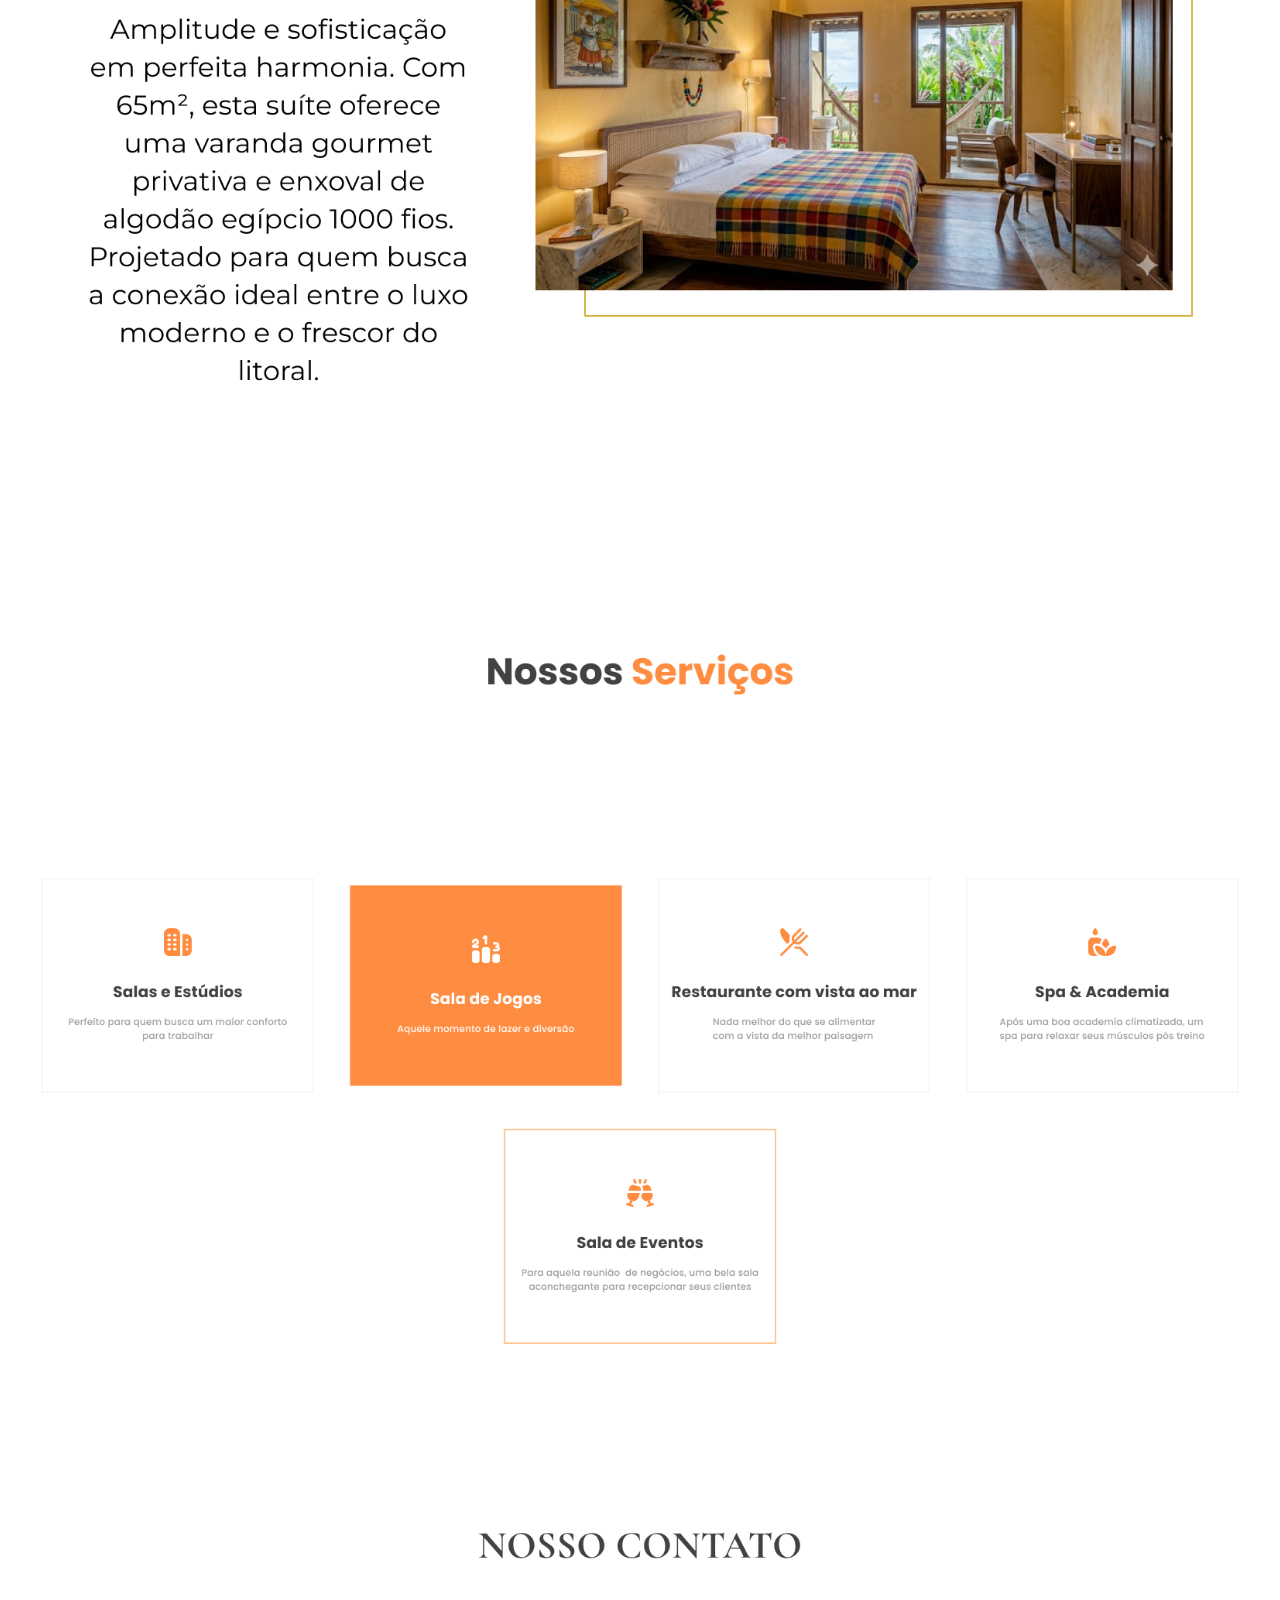
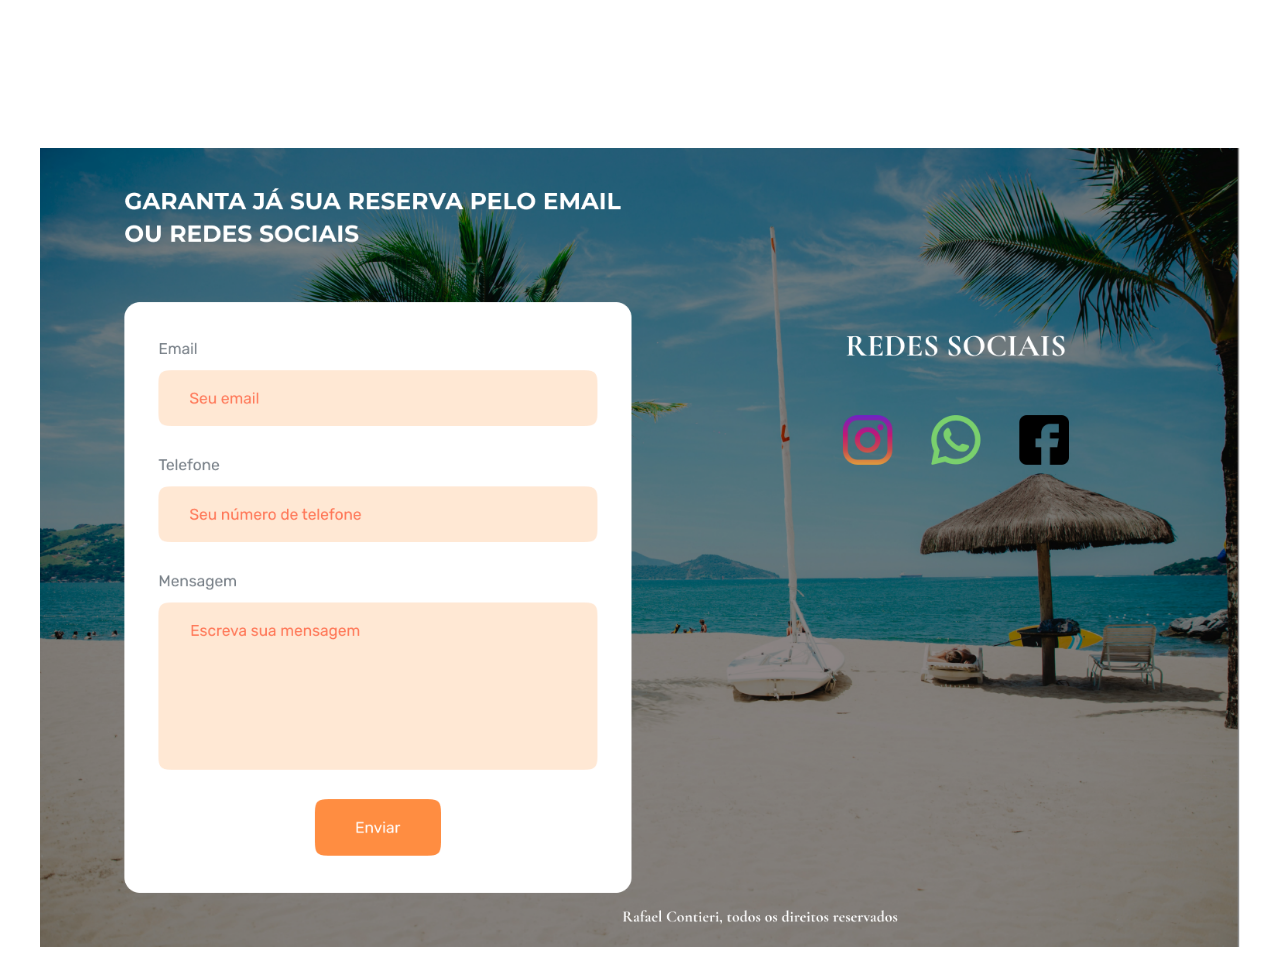
<file: nexusHotel.html>
<!DOCTYPE html>
<html lang="en">

<head>
    <meta charset="UTF-8">
    <meta name="viewport" content="width=device-width, initial-scale=1.0">
    <title>Document</title>
</head>
<style>
    .container {
        display: flex;
        justify-content: center;
        align-items: center;
        width: 100%;
        /* Garante que o container ocupe a largura total */
        padding: 0 15px;
        /* Adiciona um respiro nas laterais em telas mobile */
        box-sizing: border-box;
        margin-top: 20px;
    }

    .ld_01 {
        max-width: 1200px;
        /* Define o tamanho máximo que ela pode chegar (Desktop) */
        width: 100%;
        /* Faz ela ocupar 100% da largura disponível em telas menores */
        height: auto;
        /* Mantém a proporção da imagem para não achatar */
        display: block;
    }

    .btn-brutalista {
        /* Fundo e Texto */
        background-color: #F1F1F1;
        color: #000000;

        /* Borda e Estrutura */
        border: 4px solid #000000;
        padding: 15px 40px;

        /* Tipografia baseada na imagem */
        font-family: 'Arial Black', sans-serif;
        font-size: 20px;
        font-weight: bold;
        text-transform: uppercase;
        letter-spacing: 8px;

        /* O efeito Brutalista (Sombra sólida) */
        box-shadow: 8px 8px 0px #000000;

        /* Configurações de interação */
        cursor: pointer;
        position: relative;
        transition: all 0.15s ease;
        display: inline-block;
        outline: none;
    }

    /* Efeito de Clique: O botão 'desce' para cobrir a sombra */
    .btn-brutalista:active {
        box-shadow: 0px 0px 0px #000000;
        transform: translate(4px, 4px);
    }
</style>

<body>

    <div class="container"><button class="btn-brutalista" onclick="window.location.href='./index.html';">Voltar</button></div>

    <div class="container">
        <img class="ld_01" src="./assets/imagens_projeto/landingpageHotel.png" alt="Descrição do Projeto">
    </div>


</body>

</html>
</file>
<file: css/principal.css>
html {
    scroll-behavior: smooth;
    overflow-x: hidden;
    box-sizing: border-box;
    background-color: var(--bg-light);
}

*,
*:before,
*:after {
    box-sizing: inherit;
}

:root {
    --bg-light: #eeeeee;
    --bg-dark: #000000;
    --text-dark: #1a1a1a;
    /* Variáveis das Fontes */
    --font-titles: 'Radio Canada Big', sans-serif;
    --font-body: 'Montserrat', sans-serif;
    --font-size: 25px;
}

.textoCarrosel {
    /*ajustar media query*/
    color: #fff;
}

.tituloCarrosel {
    /*ajustar media query*/
    color: #fff;
}

.descricaoCarrosel {
    /*ajustar media query*/
    width: 800px;
}

#carouselExampleFade .carousel-item {
    /*ajustar media query*/
    height: 700px;
}

.btn-contato {
    font-weight: 900 !important;
}

#carouselExampleFade img {
    width: 500px !important;
}

.fw-bold {
    letter-spacing: 10px;
}

body,
html {
    height: 100%;
    margin: 0;
    padding: 0;
    background-color: var(--bg-dark);
    /* Fonte padrão para o corpo do site */
    font-family: var(--font-body);
}

/* Aplicando nos Títulos */
h1,
h2,
h3,
.nav-link {
    font-family: var(--font-titles);
}

/* Aplicando nos parágrafos e botões */
p,
.btn-contato,
.lead {
    font-family: var(--font-body);
}

.nav-itemCTT a{
    font-weight: 700 !important;
}

/* Navbar */
.navbar {
    padding: 2rem 0;
    position: absolute !important;
}

.nav-link {
    color: white !important;
    margin: 0 15px;
    font-weight: 500;
}

.btn-contato {
    background-color: #C7B100;
    color: black !important;
    border-radius: 50px;
    padding: 8px 25px !important;
}

.spanMim {
    color: #ffffff !important;
}

.tituloPrincipal {
    font-size: 60px;
}

.spanCONTATOTITLE {
    color: #C7B100;
}

.skill-title2 {
    font-family: var(--font-titles);
    font-weight: 700 !important;
    margin-bottom: 20px;
    position: relative;
    z-index: 2;
    letter-spacing: 4px !important;
    
}

/* Hero Section */
.hero-section {
    height: 100vh;
    overflow: hidden;
    background-color: var(--bg-light);
}

.bg-light-gray {
    background-color: var(--bg-light);
    z-index: 2;
}



.hero-text-container {
    padding-right: 10%;
}

.custom-padding {
    padding: 2rem;
}

/* Efeito Diagonal */
.diagonal-bg {
    position: absolute;
    top: 0;
    left: -150px;
    width: 300px;
    height: 100%;
    background-color: var(--bg-light);
    transform: skewX(-15deg);
    z-index: 1;
}

.hero-image-container {
    overflow: hidden;
}

.hero-image {
    height: 100vh;
    width: 800px;
    object-fit: cover;
    object-position: center;
}

.containerIMAGES {
    display: flex;
    justify-content: center;
    align-items: center;
    gap: 30px;
}

.containerIMAGES img {
    width: 800px;
}

.spanNome {
    color: #C7B100;
}

.tituloCONTATO {
    margin-bottom: 15rem;
    font-size: 30px;
    letter-spacing: 5px;
    color: #000;
}

.tituloCONTATOg h2 {
    font-family: var(--font-body);
    font-weight: 800;
    font-size: 40px;
    letter-spacing: 5px;
    color: #000;
}

.tituloCONTATO h2 {
    font-weight: 700;
    font-family: var(--font-body);
}

/* Desktop/Notebook - Ajuste visual conforme imagem fornecida */
@media (min-width: 992px) {
    .hero-section {
        min-height: 100vh;
        height: 100vh;
        overflow: hidden;
    }

    .hero-section .row {
        min-height: 100vh;
        height: 100vh;
    }

    .containerPrincipalPagina,
    .hero-text-container {
        width: 45%;
        min-height: 100vh;
        height: 100vh;
        background-color: var(--bg-light) !important;
        display: flex;
        flex-direction: column;
        justify-content: center;
        align-items: flex-start;
        gap: 1rem;
        padding: 0 6% 0 8%;
        text-align: left !important;
        position: relative;
        z-index: 2;
    }


    .containerIMAGEMRAFA {
        width: 55%;
        min-height: 100vh;
        height: 100vh;
        margin: 0;
        padding: 0;
        background-color: #000;
        display: flex;
        justify-content: center;
        align-items: center;
        position: relative;
        overflow: hidden;
    }

    .hero-image {
        width: auto;
        max-height: 100%;
        max-width: 100%;
        height: auto;
        object-fit: cover;
        object-position: center;
        display: block;
    }

    .diagonal-bg {
        top: 0;
        left: -180px;
        width: 420px;
        height: 100%;
        background-color: var(--bg-light);
        transform: skewX(-16deg);
        z-index: 1;
    }

    .hero-text-container h1,
    .hero-text-container h2,
    .hero-text-container .nome,
    .hero-text-container .profissao {
        color: #000;
    }

    .hero-text-container .profissao {
        color: #666 !important;
    }

    .social-icons {
        justify-content: flex-start !important;
        gap: 0.75rem;
    }

    .social-icons a {
        width: 70px;
        height: 70px;
        font-size: 2.5rem;
    }

    .navbar {
        position: fixed;
        top: 0;
        left: 0;
        right: 0;
        z-index: 999;
        background: transparent;
    }
}

/* Ícones Sociais */
.social-icons a {
    background: #d1d1d1;
    color: var(--text-dark);
    width: 80px;
    height: 80px;
    display: flex;
    align-items: center;
    justify-content: center;
    border-radius: 8px;
    text-decoration: none;
    box-shadow: 2px 2px 5px rgba(0, 0, 0, 0.1);
    transition: 0.3s;
    font-size: 2.5rem;
}

.social-icons a:hover {
    transform: translateY(-3px);
    background: #c0c0c0;
}

/* --- Sobre Mim --- */
.about-section {
    background-color: var(--bg-light);
    padding: 100px 0;
}

.about-title-box {
    border: 8px solid #000;
    padding: 15px 60px;
    display: inline-block;
    background-color: transparent;
}

.about-title-box h2 {
    font-family: var(--font-titles);
    font-weight: 700;
    letter-spacing: 15px;
    color: #000;
}

.about-intro {
    font-size: 1.1rem;
    line-height: 1.6;
    color: #333;
}

.separator-img {
    max-width: 150px;
    height: auto;
}

.skill-box {
    position: relative;
    padding: 20px;
    height: 100%;
}

.skill-title {
    font-family: var(--font-titles);
    font-weight: 700;
    font-size: 1.8rem;
    margin-bottom: 20px;
    position: relative;
    z-index: 2;
    letter-spacing: 4px;
}

.skill-text {
    font-family: var(--font-body);
    font-size: 0.95rem;
    color: #444;
    position: relative;
    z-index: 2;
    max-width: 90%;
}

.icon-bg {
    position: absolute;
    top: -10px;
    left: -10px;
    width: 100px;
    height: 100px;
    background-size: contain;
    background-repeat: no-repeat;
    opacity: 0.1;
    z-index: 1;
}

.icon-bg img {
    width: 100%;
    height: 100%;
    object-fit: contain;
}

.g-5 {
    margin-top: 160px;
    margin-bottom: 160px;
}

.mb-5 {
    margin-bottom: 75px;
}

/* --- Skills --- */
.skills-section {
    background-color: var(--bg-light);
    padding-bottom: 100px;
}

.atuais-title {
    font-family: var(--font-titles);
    font-weight: 700;
    margin-left: 10%;
    margin-bottom: 40px;
}

.skill-item {
    transition: transform 0.3s ease;
    padding: 20px;
}

.skill-item:hover {
    transform: translateY(-10px);
}

.skill-img-placeholder {
    height: 80px;
    display: flex;
    align-items: center;
    justify-content: center;
}

.skill-img-placeholder img {
    max-height: 100%;
    width: auto;
}

.skill-name {
    font-family: var(--font-body);
    font-weight: 800 !important;
    font-size: 0.9rem;
    letter-spacing: 1px;
    margin-top: 10px;
    color: #333;
    text-transform: uppercase;
    pointer-events: none;
}

/* --- Portfólio --- */
.portfolio-header {
    background-color: var(--bg-light);
}

.portfolio-content {
    background-color: #1a1a1a;
    max-width: 100%;
    overflow: hidden;
}

.project-card.hidden {
    display: none !important;
}

.filter-btn {
    background: none;
    border: none;
    color: #666;
    font-family: var(--font-titles);
    font-weight: 700;
    font-size: 0.9rem;
    letter-spacing: 1px;
    padding-bottom: 5px;
    border-bottom: 2px solid transparent;
    transition: 0.3s;
}



.filter-btn.active {
    color: #fff;
    border-bottom: 2px solid #fff;
}

.clickHere {
    background-color: #D0CA17;
    padding: 15px;
    border-radius: 10px;
    font-weight: 800;
    width: 300px;
    font-size: 15px;
}

.project-card {
    transition: opacity 0.4s ease, transform 0.4s ease;
}

.project-img {
    width: 100%;
    aspect-ratio: 16/9;
    background: #333;
    overflow: hidden;
}

.project-img img {
    width: 100%;
    height: 100%;
    object-fit: cover;
}

.placeholder-img {
    width: 100%;
    height: 100%;
    background-color: #d1d1d1;
}

.project-title {
    font-family: var(--font-titles);
    font-size: 1rem;
    color: #fff;
    letter-spacing: 1px;
}

.project-info {
    display: flex;
    justify-content: center;
    align-items: center;
    flex-direction: column;
    gap: 10px;
}

.project-desc {
    font-family: var(--font-body);
    font-size: 0.8rem;
    color: #aaa;
    margin-top: 10px;
    text-align: center;
}

/* --- Contato e Rodapé --- */
.contact-section {
    background-color: var(--bg-light);
    padding-top: 80px;
}

.social-box {
    width: 80px;
    height: 80px;
    background-color: #c0c0c0;
    display: flex;
    align-items: center;
    justify-content: center;
    border-radius: 8px;
    box-shadow: 2px 4px 10px rgba(0, 0, 0, 0.1);
    transition: 0.3s;
}

.social-box a {
    color: #000;
    font-size: 2.5rem;
}

.social-box:hover {
    transform: translateY(-5px);
    background-color: #fff;
}

.contact-mockup-container {
    max-width: 600px;
}

.contact-phone {
    filter: drop-shadow(0px 20px 40px rgba(0, 0, 0, 0.2));
}

.ls-2 {
    letter-spacing: 2px;
    font-size: 0.8rem;
}

.back-to-top i {
    font-size: 1.2rem;
    transition: 0.3s;
}

.back-to-top:hover i {
    transform: translateY(-5px);
}

.itensMENU {
    background-color: #9191915d;
    padding: 10px 10px 10px 10px;
    border-radius: 5px;
}


.footer-icons a {
    width: 40px;
    height: 40px;
    background: #333;
    color: #fff;
    display: flex;
    align-items: center;
    justify-content: center;
    border-radius: 4px;
    font-size: 1.2rem;
    text-decoration: none;
    transition: 0.3s;
}

.footer-icons a:hover {
    background: #fff;
    color: #000;
}

/* --- Responsividade Geral --- */
@media (max-width: 768px) {
    .atuais-title {
        margin-left: 0;
        text-align: center;
    }

    .descricaoCarrosel {
        /*ajustar media query*/
        width: 300px;
    }

    #carouselExampleFade .carousel-item {
        /*ajustar media query*/
        height: 500px;
    }

    .about-title-box {
        padding: 10px 30px;
    }

    .skill-box {
        text-align: center;
    }

    .icon-bg {
        left: 50%;
        transform: translateX(-50%);
    }

    .img-fluid {
        width: 100%;
        max-width: 300px;
    }

    .project-img {
        width: 100%;
        max-width: 350px;
    }

    .project-desc {
        width: 100%;
        max-width: 350px;
        font-size: 15px;
    }

    .project-info {
        width: 100%;
        max-width: 350px;
    }
}

/* --- Tablet --- */
@media (min-width: 768px) and (max-width: 1024px) {
    .project-card[data-category="design"] .project-img-container {
        height: 550px !important;
        border-radius: 20px;
        box-shadow: 0 10px 30px rgba(0, 0, 0, 0.5);
    }

    .containerIMAGES img {
        width: 800px !important;
    }

    .project-img-container img {
        width: 100% !important;
        height: 100% !important;
        object-fit: cover;
        object-position: top;
    }

    .project-desc {
        max-width: 480px;
        font-size: 1.1rem !important;
        margin: 15px auto;
    }

    .clickHere {
        width: 100%;
        max-width: 380px;
        padding: 18px !important;
        font-size: 16px !important;
    }
}


@media (min-width: 1280px) {
    .containerIMAGES img {
        width: 600px !important;
    }
}

@media (min-width: 1025px) {
    .project-img-container {
        height: 250px;
    }
}

@keyframes photo-enter-animation {
    from {
        transform: translateY(100%);
    }

    to {
        transform: translateY(0);
    }
}

.photo-enter {
    animation: photo-enter-animation 1.5s ease-in-out forwards;
}

@media (max-width: 991.98px) {
    .hero-section {
        height: auto;
        min-height: 100vh;
    }

    .hero-text-container {
        padding-right: 0;
        text-align: center;
        margin-top: 100px;
    }


    .linguagensIcones {
        display: flex;
        flex-direction: column;
        align-items: center;
    }
}

@media (min-width: 576px) and (max-width: 991px) {
    .display-1 {
        font-size: 3.5rem !important;
    }

    .display-3 {
        font-size: 2rem !important;
    }

    .hero-text-container {
        padding-right: 15px;
    }

    .social-icons a {
        width: 60px;
        height: 60px;
        font-size: 1.8rem;
    }

    .skill-title2 {
        font-family: var(--font-titles);
        font-weight: 700 !important;
        margin-bottom: 20px;
        position: relative;
        z-index: 2;
        letter-spacing: 4px !important;
        font-size: var(--font-size) !important;
    }

    .hero-image {
        width: 100% !important;
        max-width: 500px;
        height: auto;
    }
}

/* Tablet (768px+ até 991px) ajustando para o mesmo layout da imagem */
@media (min-width: 768px) and (max-width: 991px) {
    .hero-section {
        height: 100vh;
        min-height: 100vh;
        background-color: #000;
        /* Fundo base preto */
        position: relative;
        overflow: hidden;
    }

    /* Criando a divisão diagonal no fundo da seção */
    .hero-section::before {
        content: "";
        position: absolute;
        top: 0;
        left: 0;
        width: 100%;
        height: 100%;
        background-color: var(--bg-light);
        /* Cria o corte diagonal: 100% largura no topo, ~40% na base */
        clip-path: polygon(0 0, 60% 0, 30% 100%, 0% 100%);
        z-index: 1;
    }

    .hero-section .row {
        height: 100vh;
        margin: 0;
        display: flex;
        justify-content: center;
        align-items: center;
        position: relative;
        z-index: 2;
        background-color: transparent !important;
        /* Remove o fundo da row */
    }

    /* Container da Imagem Centralizado */
    .containerIMAGEMRAFA {
        width: 100% !important;
        height: 100% !important;
        transform: none !important;
        /* Remove o translateY(-800px) */
        background-color: transparent !important;
        display: flex;
        justify-content: center;
        align-items: center;
        position: absolute;
        top: 0;
        left: 0;
        z-index: 2;
    }

    .hero-image {
        height: 90vh !important;
        width: auto !important;
        object-fit: contain;
        /* Filtro leve para destacar do fundo se necessário */
    }

    /* Container de Texto sobreposto à imagem */
    .containerPrincipalPagina,
    .hero-text-container {
        position: absolute !important;
        bottom: 15% !important;
        left: 50% !important;
        transform: translateX(-50%) !important;
        width: 100% !important;
        height: auto !important;
        background-color: transparent !important;
        z-index: 10;
        text-align: center !important;
        align-items: center !important;
        padding: 0 !important;
    }

    .animacaonome {
        display: block;
        text-align: center;
    }

    /* Ajuste das fontes para ficarem Brancas e com sombra (como na imagem) */
    .hero-text-container h1,
    .hero-text-container h2,
    .hero-text-container .nome {
        color: #fff !important;
        font-size: 4.5rem !important;
        /* Tamanho impacto */
        margin: 0 !important;
        line-height: 0.9;
        letter-spacing: 5px !important;
    }

    .hero-text-container .profissao {
        color: #ddd !important;
        font-size: 1.2rem !important;
        margin-top: 15px !important;
    }

    /* Esconde elementos que não estão na imagem de referência */
    .diagonal-bg,
    .social-icons {
        display: none !important;
    }

    /* Ajuste da Navbar para não atrapalhar o topo */
    .navbar {
        background: transparent !important;
    }
}


/* --- Carousel Styles --- */
.carousel-item {
    display: flex;
    justify-content: center;
    align-items: center;
    height: 500px;
    /* Altura fixa para centralizar verticalmente */
}

.carousel-item img {
    max-width: 80%;
    height: auto;
    object-fit: contain;
    display: block;
}

/* Para imagens de design, manter tamanho original */
.carousel-item[data-category="design"] img {
    max-width: none;
    width: auto;
    height: auto;
}

/* Tablet */
@media (min-width: 768px) and (max-width: 1024px) {
    .carousel-item {
        height: 400px;
    }

    .carousel-item img {
        max-width: 70%;
    }

    .carousel-item[data-category="design"] img {
        max-width: none;
        width: auto;
        height: auto;
    }
}

/* Mobile */
@media (max-width: 767px) {
    .carousel-item {
        height: 300px;
    }

    .carousel-item img {
        max-width: 90%;
    }

    .carousel-item[data-category="design"] img {
        max-width: none;
        width: auto;
        height: auto;
    }
}

/* --- Mobile Específico --- */
@media (max-width: 767.98px) {
    * {
        box-sizing: border-box;
    }

    .containerIMAGES img {
        width: 350px;
    }

    html,
    body {
        overflow-x: hidden;
        max-width: 100%;
    }

    .nome {
        color: #fff;
    }

    .profissao {
        color: #fff !important;
    }

    h1,
    h2 {
        font-size: 18px;
        overflow-wrap: break-word;

    }

    /* Hero (mobile) */
    .hero-section {
        position: relative;
        height: 100vh;
        background-color: #000;
        overflow: hidden;
        width: 100%;
    }

    .hero-section .row {
        height: 100%;
        margin: 0;
    }

    .hero-image-container {
        position: absolute;
        inset: 0;
        width: 100%;
        height: 100%;
        overflow: hidden;
        z-index: 1;
    }

    .hero-image {
        position: absolute;
        inset: 0;
        width: 100%;
        height: 100%;
        object-fit: contain;
        object-position: center;
        max-width: 70%;
        max-height: 70%;
        margin: auto;
        left: 0;
        right: 0;
        top: -30%;
        bottom: 0;
        display: block;
        z-index: 1;
    }

    .hero-text-container {
        position: absolute;
        bottom: 90px;
        left: 50%;
        transform: translateX(-50%);
        width: min(92vw, 380px);
        padding: 0 16px;
        z-index: 4;
        text-align: center;
    }

    .hero-text-container h1,
    .hero-text-container h2 {
        text-shadow: 0 10px 20px rgba(0, 0, 0, 0.6);
    }

    .hero-text-container.bg-light-gray {
        background: transparent;
    }

    .hero-text-container h1 {
        font-size: 3rem;
        letter-spacing: 6px;
        margin: 0;
    }

    .hero-text-container h2 {
        font-size: 2.2rem;
        letter-spacing: 5px;
        margin: 0;
    }

    .hero-text-container .lead {
        margin-top: 12px;
        font-size: 0.9rem !important;
    }

    .social-icons {
        position: absolute;
        top: 110px;
        right: 16px;
        display: flex;
        flex-direction: column;
        gap: 12px;
        z-index: 5;
    }

    .social-icons a {
        width: 52px;
        height: 52px;
        font-size: 1.4rem;
        background: rgba(255, 255, 255, 0.9);
        color: #000;
        border-radius: 10px;
        box-shadow: 0 8px 20px rgba(0, 0, 0, 0.3);
        display: flex;
        align-items: center;
        justify-content: center;
        text-decoration: none;
    }

    .container,
    .container-fluid {
        width: 100%;
        padding-left: 12px;
        padding-right: 12px;
        margin-left: 0;
        margin-right: 0;
        box-sizing: border-box;
    }

    .container-sobre {
        width: 100%;
        padding-left: 12px;
        padding-right: 12px;
        box-sizing: border-box;
        overflow-x: hidden;
    }

    .about-title-box {
        border: 6px solid #000;
        padding: 10px 15px;
        display: inline-block;
        background-color: transparent;
        box-sizing: border-box;
        max-width: calc(100vw - 30px);
        overflow-x: hidden;
    }

    .about-title-box h2 {
        font-family: var(--font-titles);
        font-weight: 700;
        letter-spacing: 2px !important;
        color: #000;
        margin: 0;
        word-wrap: break-word;
        overflow-wrap: break-word;
    }

    .about-intro {
        font-size: 0.95rem !important;
        padding: 0 10px;
        box-sizing: border-box;
    }

    .skill-box {
        padding: 15px 10px;
        box-sizing: border-box;
    }

    .skill-title,
    .skill-title2 {
        font-family: var(--font-titles);
        font-weight: 700 !important;
        margin-bottom: 20px;
        position: relative;
        z-index: 2;
        letter-spacing: 4px !important;
        font-size: var(--font-size) !important;
    }

    .skill-text {
        font-size: 0.85rem !important;
        padding: 0 5px;
        max-width: 100%;
        box-sizing: border-box;
    }

    .row {
        margin-left: 0;
        margin-right: 0;
        width: 100%;
        box-sizing: border-box;
    }

    .row.g-5 {
        gap: 1rem !important;
    }

    .col-auto,
    .col-md-6 {
        box-sizing: border-box;
    }

    .hero-image-container {
        position: absolute;
        inset: 0;
        width: 100%;
        height: 100%;
        padding: 0;
        overflow: hidden;
        z-index: 1;
    }

    .hero-image {
        max-width: 90%;
        max-height: 65vh;
        width: auto;
        height: auto;
        object-fit: contain;
        transform: translateY(-5%);
    }

    .mobile-info-bg {
        background-color: #444;
        height: 35vh;
        position: relative;
        clip-path: polygon(0 15%, 100% 0, 100% 100%, 0% 100%);
        margin-top: -5vh;
        padding: 20px !important;
    }

    .display-1 {
        font-size: 2.8rem !important;
        letter-spacing: 5px !important;
    }

    .display-3 {
        font-size: 2.2rem !important;
        letter-spacing: 5px !important;
    }

    .lead {
        font-size: 0.9rem !important;
    }

    .social-icons-mobile {
        position: absolute;
        right: 15px;
        bottom: 20px;
        display: flex;
        flex-direction: column;
        gap: 8px;
    }

    .social-icons-mobile a {
        background: #ccc;
        color: #000;
        width: 60px;
        height: 60px;
        display: flex;
        align-items: center;
        justify-content: center;
        border-radius: 4px;
        font-size: 1.8rem;
        text-decoration: none;
        box-shadow: 2px 2px 10px rgba(0, 0, 0, 0.3);
    }

    .social-box {
        width: 60px;
        height: 60px;
    }

    .botaoNAV[aria-expanded="true"]~.navbar-collapse {
        background-color: #333;
        padding: 20px;
        margin-top: -50px;
        border-radius: 10px;
    }

    .botaoNAV {
        background-color: #333;

    }

    .itensMENU {
        gap: 10px !important;

    }

    .menuitem {
        background-color: #444;
    }

    .skill-title2 {
        font-family: var(--font-titles);
        font-weight: 700 !important;
        margin-bottom: 20px;
        position: relative;
        z-index: 2;
        letter-spacing: 4px !important;
        
    }


    .project-card img {
        width: 100%;
        max-width: 350px;
    }

    .project-info p {
        width: 100%;
        max-width: 350px;
    }

    .social-icons {
        display: none !important;
    }

    .separator-img {
        max-width: 100px !important;
        height: auto;
    }

    .containerPrincipalPagina,
    .containerprincipalPagina {
        margin-top: 150px;
        box-sizing: border-box;
    }

    /* Animação do nome */
    .animacaonome {
        -webkit-animation: slide-top 2.5s cubic-bezier(0.165, 0.840, 0.440, 1.000) both;
        animation: slide-top 2.5s cubic-bezier(0.165, 0.840, 0.440, 1.000) both;
    }

    /* Animação para o nome */
    @keyframes slide-top {
        0% {
            opacity: 0;
            -webkit-transform: translateY(0);
            transform: translateY(0);
        }

        100% {
            opacity: 1;
            -webkit-transform: translateY(-80px);
            transform: translateY(-80px);
        }
    }

    @-webkit-keyframes slide-top {
        0% {
            opacity: 0;
            -webkit-transform: translateY(0);
            transform: translateY(0);
        }

        100% {
            opacity: 1;
            -webkit-transform: translateY(-100px);
            transform: translateY(-100px);
        }
    }

    /*Animação para o menu lateral */

    .menuitem {
        -webkit-animation: slide-bottom 0.5s cubic-bezier(0.250, 0.460, 0.450, 0.940) both;
        animation: slide-bottom 0.5s cubic-bezier(0.250, 0.460, 0.450, 0.940) both;
    }


    @-webkit-keyframes slide-bottom {
        0% {
            -webkit-transform: translateY(0);
            transform: translateY(0);
        }

        100% {
            -webkit-transform: translateY(50px);
            transform: translateY(50px);
        }
    }

    @keyframes slide-bottom {
        0% {
            -webkit-transform: translateY(0);
            transform: translateY(0);
        }

        100% {
            -webkit-transform: translateY(50px);
            transform: translateY(50px);
        }
    }

}

/* --- Estilos Base (Desktop) --- */
.tituloCONTATO {
    margin-bottom: 5rem;
    /* Reduzi de 15rem para 5rem para um respiro mais elegante */
    font-size: 30px;
    letter-spacing: 5px;
    color: #000;
    text-transform: uppercase;
    /* Opcional, comum para esse estilo de letter-spacing */
}

.tituloCONTATO h2 {
    font-weight: 700;
    font-family: var(--font-body);
    line-height: 1.2;
}

.tituloCONTATOg h2 {
    font-family: var(--font-body);
    font-weight: 800;
    font-size: 40px;
    letter-spacing: 5px;
    color: #000;
    line-height: 1.1;
    margin-top: 2rem;
}
</file>
<file: css/cards.css>
/* ==========================================================================
   SEÇÃO DE DIFERENCIAIS (Cards de Contato)
   ========================================================================== */

   .containerCards {
    display: grid;
    grid-template-columns: repeat(2, 1fr); 
    gap: 30px;
    margin: 100px auto;
    max-width: 1320px;
    padding: 0 15px;
    justify-items: center;
}

.containerIMAGES{
    width: auto;
}

.containerIMAGES img{
    width: 800px;
}

/* Estrutura principal do Card */
.card-diferencial {
    width: 100%;
    max-width: 637px;
    padding: 16px 0;
    position: relative;
    background: #686868;
    box-shadow: 0px 4px 4px rgba(0, 0, 0, 0.25);
    overflow: hidden;
    border-radius: 25px;
    display: flex;
    flex-direction: column;
    transition: transform 0.3s ease, box-shadow 0.3s ease;
}

.tituloCONTATO h2{
    margin-top: 100px;
}

.card-diferencial:hover {
    transform: translateY(-8px);
    box-shadow: 0px 8px 15px rgba(0, 0, 0, 0.4);
}

/* Wrapper interno para alinhar ícone e texto */
.card-content-wrapper {
    display: flex;
    align-self: stretch;
    justify-content: flex-start;
    align-items: center; /* Alinha ícone e texto verticalmente */
}

/* Área do Ícone */
.card-icon-container {
    width: 85px;
    padding: 0 25px;
    display: flex;
    justify-content: center;
    align-items: center;
    flex-shrink: 0;
}

.card-icon-img {
    width: 60px;
    height: auto;
    object-fit: contain;
}

/* Área do Texto com a borda interna branca */
.card-text-body {
    flex: 1;
    margin: 10px 20px 10px 0;
    padding: 20px;
    border-radius: 25px;
    outline: 1px white solid;
    outline-offset: -1px;
    display: flex;
    flex-direction: column;
    gap: 15px;
}

/* Caixa amarela do Título */
.card-title-box {
    align-self: flex-start;
    padding: 8px 15px;
    background: rgba(228, 202, 0, 0.75);
    box-shadow: 0px 4px 4px rgba(0, 0, 0, 0.25);
    border-radius: 5px;
}

.card-title {
    color: white;
    font-size: 1.1rem;
    font-family: (--font-titles);
    letter-spacing: 1px;
    font-weight: 700;
    margin: 0;
}

/* Texto descritivo */
.card-description {
    color: white;
    font-size: 1rem;
    font-family: (--font-body);
    font-weight: 500;
    line-height: 1.5;
    margin: 0;
}

/* ==========================================================================
   RESPONSIVIDADE (MEDIA QUERIES)
   ========================================================================== */

/* Telas médias (Tablets) */
@media (max-width: 1100px) {
    .containerCards {
        gap: 20px;
        /* Se quiser que eles já fiquem em uma coluna no tablet, use a linha abaixo: */
        /* grid-template-columns: 1fr; */
    }

    .containerIMAGES img{
        width: 400px;
    }

    /* 1. Alinha o wrapper (ícone + texto) em coluna e centraliza */
    .card-content-wrapper {
        flex-direction: column;
        align-items: center;
        text-align: center;
        padding-bottom: 20px;
    }

    /* 2. Ajusta o container do ícone para não ter largura fixa de lado */
    .card-icon-container {
        width: 100%;
        height: auto;
        padding: 20px 0;
    }

    /* 3. Centraliza o corpo do texto e remove margens laterais */
    .card-text-body {
        width: 90% !important; /* Garante que não encoste nas bordas */
        margin: 0 auto;
        align-items: center; /* Centraliza o título e o texto internamente */
        text-align: center;
    }

    /* 4. Centraliza a caixa amarela do título */
    .card-title-box {
        align-self: center; /* Move a caixa para o centro */
        width: auto;
        max-width: 100%;
    }

    .card-title {
        font-size: 1.1rem;
    }
    
    .card-description {
        font-size: 0.95rem;
    }
}

/* Celulares (Telas pequenas) */
@media (max-width: 850px) {
    .containerCards {
        /* Muda para 1 coluna apenas no mobile */
        grid-template-columns: 1fr;
        margin: 50px auto;
    }

    .containerIMAGES img{
        width: 350px;
        
    }
    
    .tituloCONTATOg h2{
        font-size: 25px;
    }

    .containerIMAGES{
        display: flex;
        justify-content: center;
        align-items: center;
        flex-direction: column;
    }

    .tituloPrincipal{
        font-size: 25px;
    }

    .card-diferencial {
        max-width: 500px; /* Garante que não fique largo demais no mobile */
    }

    .card-content-wrapper {
        flex-direction: column; /* Ícone em cima do texto */
        padding: 20px 0;
    }

    .card-text-body {
        margin: 0 20px;
        text-align: center;
        align-items: center;
    }

    .card-icon-container {
        width: 100%;
        height: auto;
        margin-bottom: 10px;
    }
}
</file>
